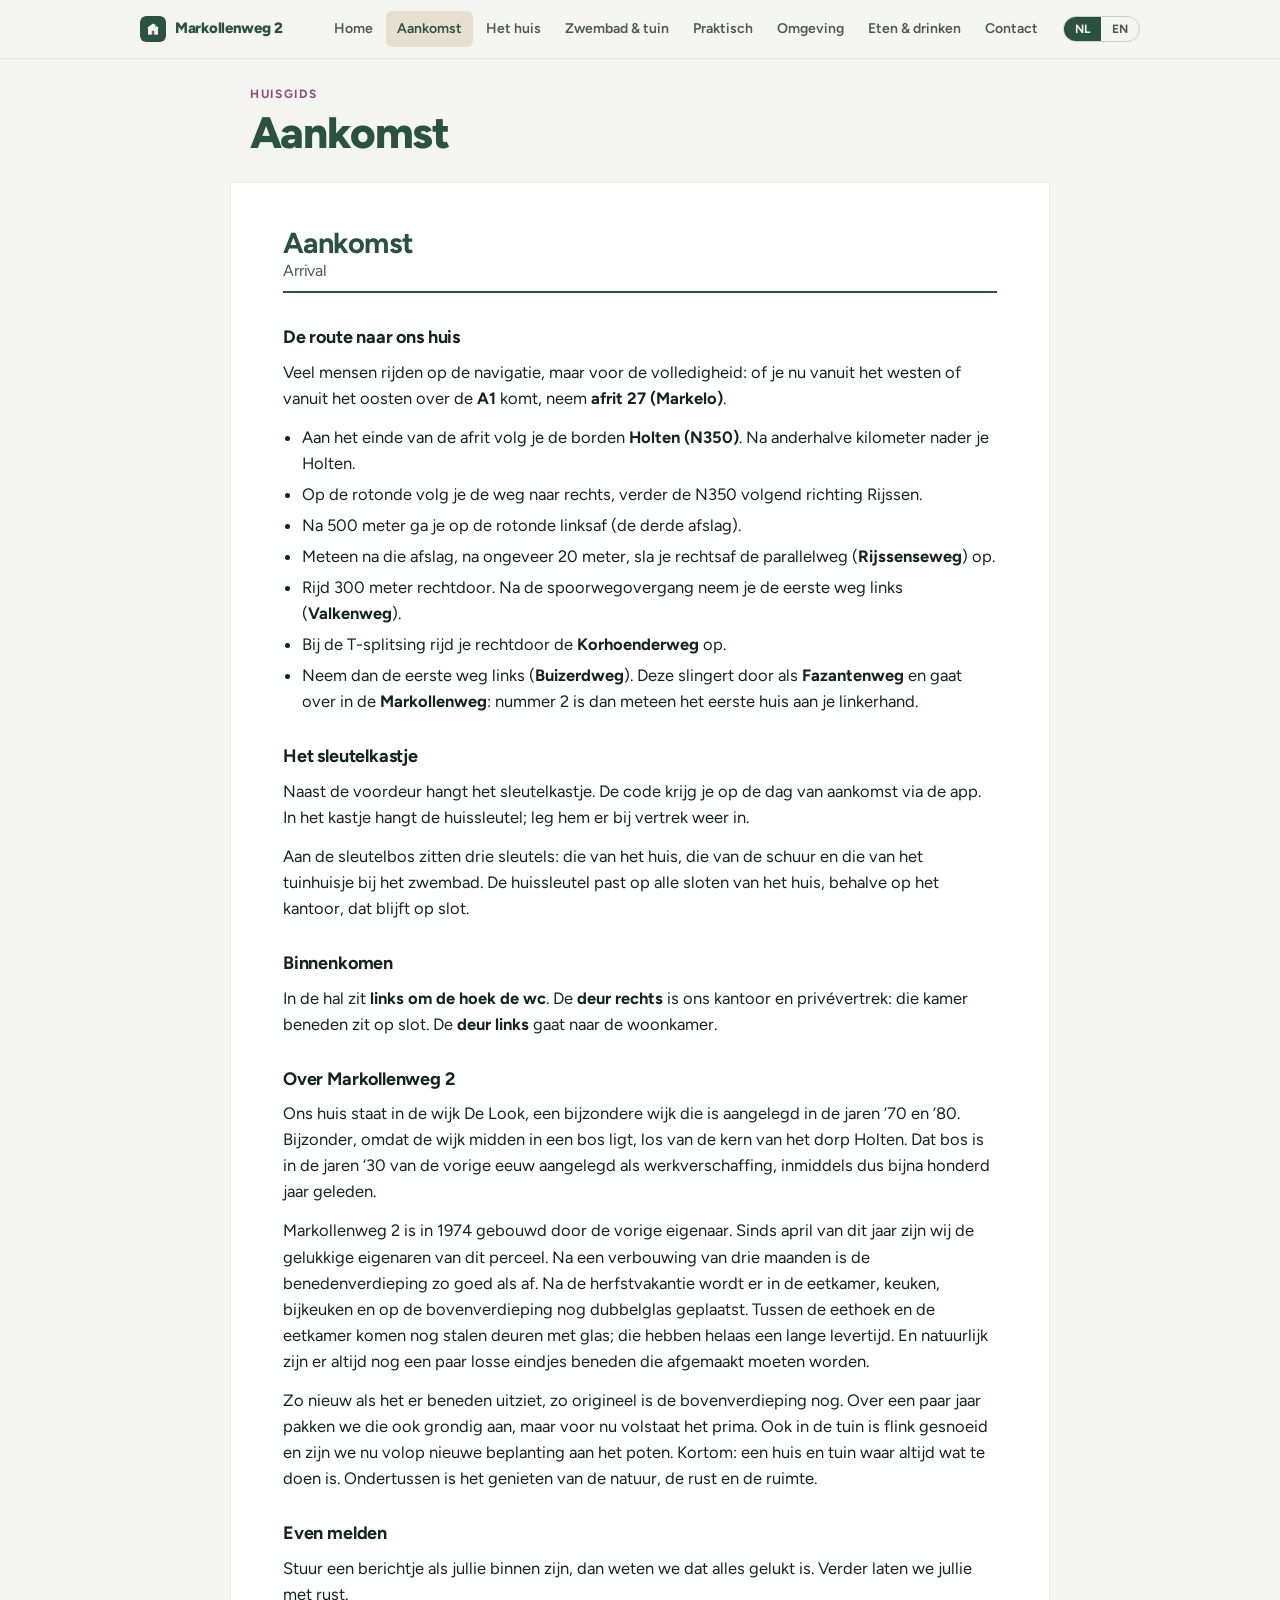
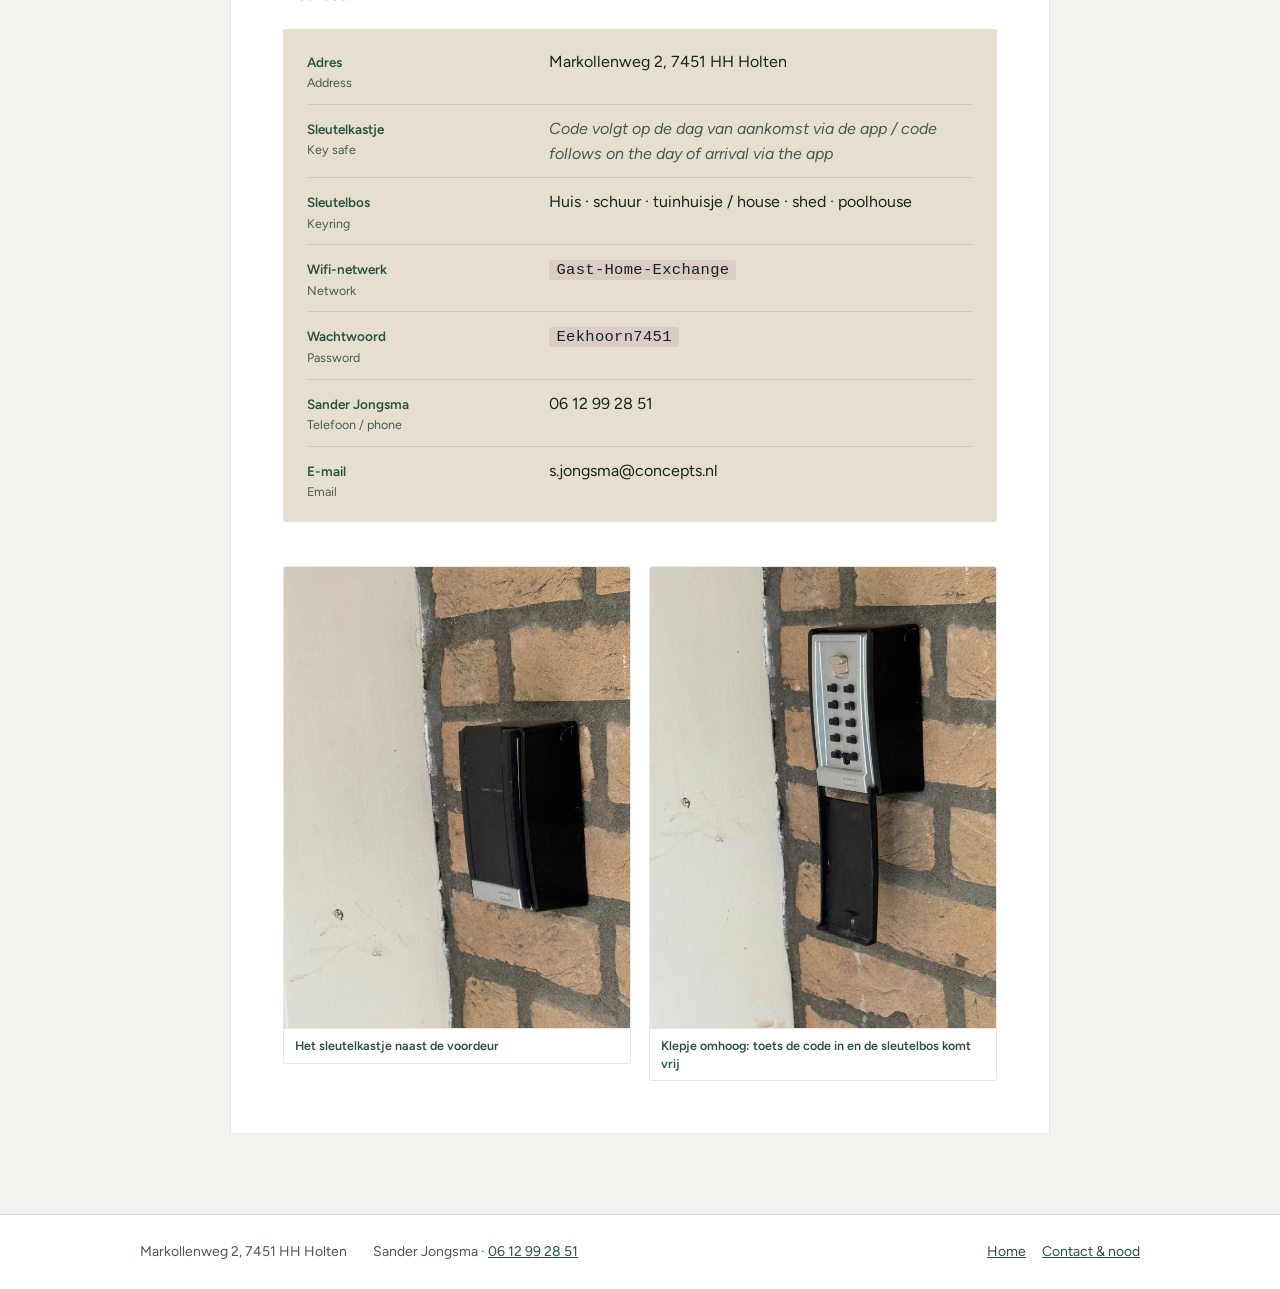
<file: aankomst.html>
<!DOCTYPE html>
<html lang="nl">
<head>
<meta charset="utf-8">
<meta name="viewport" content="width=device-width, initial-scale=1">
<title>Aankomst | Huisgids Markollenweg 2</title>
<meta name="description" content="Gastengids voor Markollenweg 2 in Holten.">
<meta name="theme-color" media="(prefers-color-scheme: light)" content="#2B5241">
<meta name="theme-color" media="(prefers-color-scheme: dark)" content="#101A16">
<meta name="apple-mobile-web-app-capable" content="yes">
<meta name="mobile-web-app-capable" content="yes">
<meta name="apple-mobile-web-app-title" content="Huisgids">
<link rel="manifest" href="manifest.webmanifest">
<link rel="icon" type="image/png" href="favicon-64.png" sizes="64x64">
<link rel="apple-touch-icon" href="apple-touch-icon.png">
<link rel="preconnect" href="https://fonts.googleapis.com">
<link rel="preconnect" href="https://fonts.gstatic.com" crossorigin>
<link href="https://fonts.googleapis.com/css2?family=Figtree:ital,wght@0,400;0,500;0,600;0,700;0,800;1,400&display=swap" rel="stylesheet">
<link rel="stylesheet" href="styles.css">
</head>
<body data-lang="nl">
<header class="nav">
  <div class="nav-in">
    <a class="brand" href="index.html"><img src="icon-192.png" alt=""><span>Markollenweg 2</span></a>
    <button class="burger" aria-label="Menu" aria-expanded="false"><svg viewBox="0 0 24 24" fill="none" stroke="currentColor" stroke-width="2"><path d="M3 6h18M3 12h18M3 18h18"/></svg></button>
    <nav class="menu" id="menu"><a href="index.html"><span class="bi"><span class="nl" lang="nl">Home</span><span class="en" lang="en">Home</span></span></a><a href="aankomst.html" aria-current="page"><span class="bi"><span class="nl" lang="nl">Aankomst</span><span class="en" lang="en">Arrival</span></span></a><a href="het-huis.html"><span class="bi"><span class="nl" lang="nl">Het huis</span><span class="en" lang="en">Inside the house</span></span></a><a href="zwembad-tuin.html"><span class="bi"><span class="nl" lang="nl">Zwembad &amp; tuin</span><span class="en" lang="en">Pool &amp; garden</span></span></a><a href="praktisch.html"><span class="bi"><span class="nl" lang="nl">Praktisch</span><span class="en" lang="en">Practical</span></span></a><a href="omgeving.html"><span class="bi"><span class="nl" lang="nl">Omgeving</span><span class="en" lang="en">Nearby</span></span></a><a href="eten-drinken.html"><span class="bi"><span class="nl" lang="nl">Eten &amp; drinken</span><span class="en" lang="en">Where to eat</span></span></a><a href="contact.html"><span class="bi"><span class="nl" lang="nl">Contact</span><span class="en" lang="en">Contact</span></span></a></nav>
    <div class="lang" role="group" aria-label="Taal / Language">
      <button type="button" data-l="nl" aria-pressed="true">NL</button>
      <button type="button" data-l="en" aria-pressed="false">EN</button>
    </div>
  </div>
</header><div class="pagehead"><p class="eyebrow"><span class="bi"><span class="nl" lang="nl">Huisgids</span><span class="en" lang="en">House guide</span></span></p><h1 class="bi"><span class="nl" lang="nl">Aankomst</span><span class="en" lang="en">Arrival</span></h1></div>
<main>
<section class="sheet">
  <div class="chap">
    <h2>Aankomst<span>Arrival</span></h2>
  </div>

  <div class="bi">
    <div class="nl">
      <h3>De route naar ons huis</h3>
      <p>Veel mensen rijden op de navigatie, maar voor de volledigheid: of je nu vanuit het westen of vanuit het oosten over de <strong>A1</strong> komt, neem <strong>afrit 27 (Markelo)</strong>.</p>
      <ul class="plain">
        <li>Aan het einde van de afrit volg je de borden <strong>Holten (N350)</strong>. Na anderhalve kilometer nader je Holten.</li>
        <li>Op de rotonde volg je de weg naar rechts, verder de N350 volgend richting Rijssen.</li>
        <li>Na 500 meter ga je op de rotonde linksaf (de derde afslag).</li>
        <li>Meteen na die afslag, na ongeveer 20 meter, sla je rechtsaf de parallelweg (<strong>Rijssenseweg</strong>) op.</li>
        <li>Rijd 300 meter rechtdoor. Na de spoorwegovergang neem je de eerste weg links (<strong>Valkenweg</strong>).</li>
        <li>Bij de T-splitsing rijd je rechtdoor de <strong>Korhoenderweg</strong> op.</li>
        <li>Neem dan de eerste weg links (<strong>Buizerdweg</strong>). Deze slingert door als <strong>Fazantenweg</strong> en gaat over in de <strong>Markollenweg</strong>: nummer 2 is dan meteen het eerste huis aan je linkerhand.</li>
      </ul>
      <h3>Het sleutelkastje</h3>
      <p>Naast de voordeur hangt het sleutelkastje. De code krijg je op de dag van aankomst via de app. In het kastje hangt de huissleutel; leg hem er bij vertrek weer in.</p>
      <p>Aan de sleutelbos zitten drie sleutels: die van het huis, die van de schuur en die van het tuinhuisje bij het zwembad. De huissleutel past op alle sloten van het huis, behalve op het kantoor, dat blijft op slot.</p>
      <h3>Binnenkomen</h3>
      <p>In de hal zit <strong>links om de hoek de wc</strong>. De <strong>deur rechts</strong> is ons kantoor en privévertrek: die kamer beneden zit op slot. De <strong>deur links</strong> gaat naar de woonkamer.</p>
      <h3>Over Markollenweg 2</h3>
      <p>Ons huis staat in de wijk De Look, een bijzondere wijk die is aangelegd in de jaren &rsquo;70 en &rsquo;80. Bijzonder, omdat de wijk midden in een bos ligt, los van de kern van het dorp Holten. Dat bos is in de jaren &rsquo;30 van de vorige eeuw aangelegd als werkverschaffing, inmiddels dus bijna honderd jaar geleden.</p>
      <p>Markollenweg 2 is in 1974 gebouwd door de vorige eigenaar. Sinds april van dit jaar zijn wij de gelukkige eigenaren van dit perceel. Na een verbouwing van drie maanden is de benedenverdieping zo goed als af. Na de herfstvakantie wordt er in de eetkamer, keuken, bijkeuken en op de bovenverdieping nog dubbelglas geplaatst. Tussen de eethoek en de eetkamer komen nog stalen deuren met glas; die hebben helaas een lange levertijd. En natuurlijk zijn er altijd nog een paar losse eindjes beneden die afgemaakt moeten worden.</p>
      <p>Zo nieuw als het er beneden uitziet, zo origineel is de bovenverdieping nog. Over een paar jaar pakken we die ook grondig aan, maar voor nu volstaat het prima. Ook in de tuin is flink gesnoeid en zijn we nu volop nieuwe beplanting aan het poten. Kortom: een huis en tuin waar altijd wat te doen is. Ondertussen is het genieten van de natuur, de rust en de ruimte.</p>
      <h3>Even melden</h3>
      <p>Stuur een berichtje als jullie binnen zijn, dan weten we dat alles gelukt is. Verder laten we jullie met rust.</p>
    </div>
    <div class="en">
      <h3>Finding us</h3>
      <p>Many people simply use their sat nav, but for completeness: whether you approach on the <strong>A1</strong> from the west or from the east, take <strong>exit 27 (Markelo)</strong>.</p>
      <ul class="plain">
        <li>At the end of the slip road follow the signs for <strong>Holten (N350)</strong>. After about one and a half kilometres you reach Holten.</li>
        <li>At the roundabout keep right, staying on the N350 towards Rijssen.</li>
        <li>After 500 metres, turn left at the roundabout (the third exit).</li>
        <li>Just after that exit, after about 20 metres, turn right onto the service road (<strong>Rijssenseweg</strong>).</li>
        <li>Carry straight on for 300 metres. After the level crossing, take the first road on the left (<strong>Valkenweg</strong>).</li>
        <li>At the T-junction go straight on into <strong>Korhoenderweg</strong>.</li>
        <li>Then take the first road on the left (<strong>Buizerdweg</strong>). It winds on as <strong>Fazantenweg</strong> and becomes <strong>Markollenweg</strong>: number 2 is then the very first house on your left.</li>
      </ul>
      <h3>The key safe</h3>
      <p>The key safe is next to the front door. You&rsquo;ll receive the code on the day of arrival, through the app. The house key is inside; please put it back when you leave.</p>
      <p>The keyring holds three keys: one for the house, one for the shed and one for the poolhouse by the swimming pool. The house key fits every lock in the house except the office, which stays locked.</p>
      <h3>Coming in</h3>
      <p>In the hallway, the <strong>toilet is around the corner to your left</strong>. The <strong>door on the right</strong> is our office and private room: that downstairs room stays locked. The <strong>door on the left</strong> leads into the living room.</p>
      <h3>About Markollenweg 2</h3>
      <p>Our house is in the De Look district, a special neighbourhood laid out in the 1970s and 80s. Special because it sits right in a wood, set apart from the centre of Holten village. That wood was planted in the 1930s as a job-creation scheme, so getting on for a hundred years ago now.</p>
      <p>Markollenweg 2 was built in 1974 by the previous owner. Since April this year we have been the happy owners of this plot. After a three-month renovation the ground floor is as good as finished. After the autumn half-term, double glazing will still be fitted in the dining room, kitchen, utility room and upstairs. Steel doors with glass are still to come between the dining area and the dining room; sadly those have a long delivery time. And of course there are always a few loose ends downstairs left to finish.</p>
      <p>As new as it looks downstairs, the upstairs is still just as original. In a few years we&rsquo;ll give that a thorough overhaul too, but for now it does nicely. In the garden we have pruned hard and are busy planting lots of new greenery. In short: a house and garden where there is always something to do. In the meantime, enjoy the nature, the quiet and the space.</p>
      <h3>Let us know</h3>
      <p>Send us a message once you&rsquo;re inside so we know you got in. After that we&rsquo;ll leave you to it.</p>
    </div>
  </div>

  <div class="panel">
    <dl class="rows">
      <div class="row"><dt>Adres<small>Address</small></dt><dd>Markollenweg 2, 7451 HH Holten</dd></div>
      <div class="row"><dt>Sleutelkastje<small>Key safe</small></dt><dd><span class="soon">Code volgt op de dag van aankomst via de app / code follows on the day of arrival via the app</span></dd></div>
      <div class="row"><dt>Sleutelbos<small>Keyring</small></dt><dd>Huis &middot; schuur &middot; tuinhuisje / house &middot; shed &middot; poolhouse</dd></div>
      <div class="row"><dt>Wifi-netwerk<small>Network</small></dt><dd><span class="code">Gast-Home-Exchange</span></dd></div>
      <div class="row"><dt>Wachtwoord<small>Password</small></dt><dd><span class="code">Eekhoorn7451</span></dd></div>
      <div class="row"><dt>Sander Jongsma<small>Telefoon / phone</small></dt><dd>06 12 99 28 51</dd></div>
      <div class="row"><dt>E-mail<small>Email</small></dt><dd>s.jongsma@concepts.nl</dd></div>
    </dl>
  </div>

  <div class="duo"><figure class="pic"><img src="[data-uri]" alt="Het sleutelkastje naast de voordeur"><figcaption class="bi"><span class="nl" lang="nl">Het sleutelkastje naast de voordeur</span><span class="en" lang="en">The key safe beside the front door</span></figcaption></figure><figure class="pic"><img src="[data-uri]" alt="Klepje omhoog: toets de code in en de sleutelbos komt vrij"><figcaption class="bi"><span class="nl" lang="nl">Klepje omhoog: toets de code in en de sleutelbos komt vrij</span><span class="en" lang="en">Lid up: enter the code and the keyring comes free</span></figcaption></figure></div>
</section>
</main>
<footer class="site-foot">
  <div class="in">
    <span>Markollenweg 2, 7451 HH Holten</span>
    <span>Sander Jongsma &middot; <a href="tel:+31612992851">06 12 99 28 51</a></span>
    <span class="foot-links">
      <a href="index.html"><span class="bi"><span class="nl" lang="nl">Home</span><span class="en" lang="en">Home</span></span></a>
      <a href="contact.html"><span class="bi"><span class="nl" lang="nl">Contact &amp; nood</span><span class="en" lang="en">Contact &amp; emergencies</span></span></a>
    </span>
  </div>
</footer>
<script src="app.js"></script>
</body>
</html>
</file>
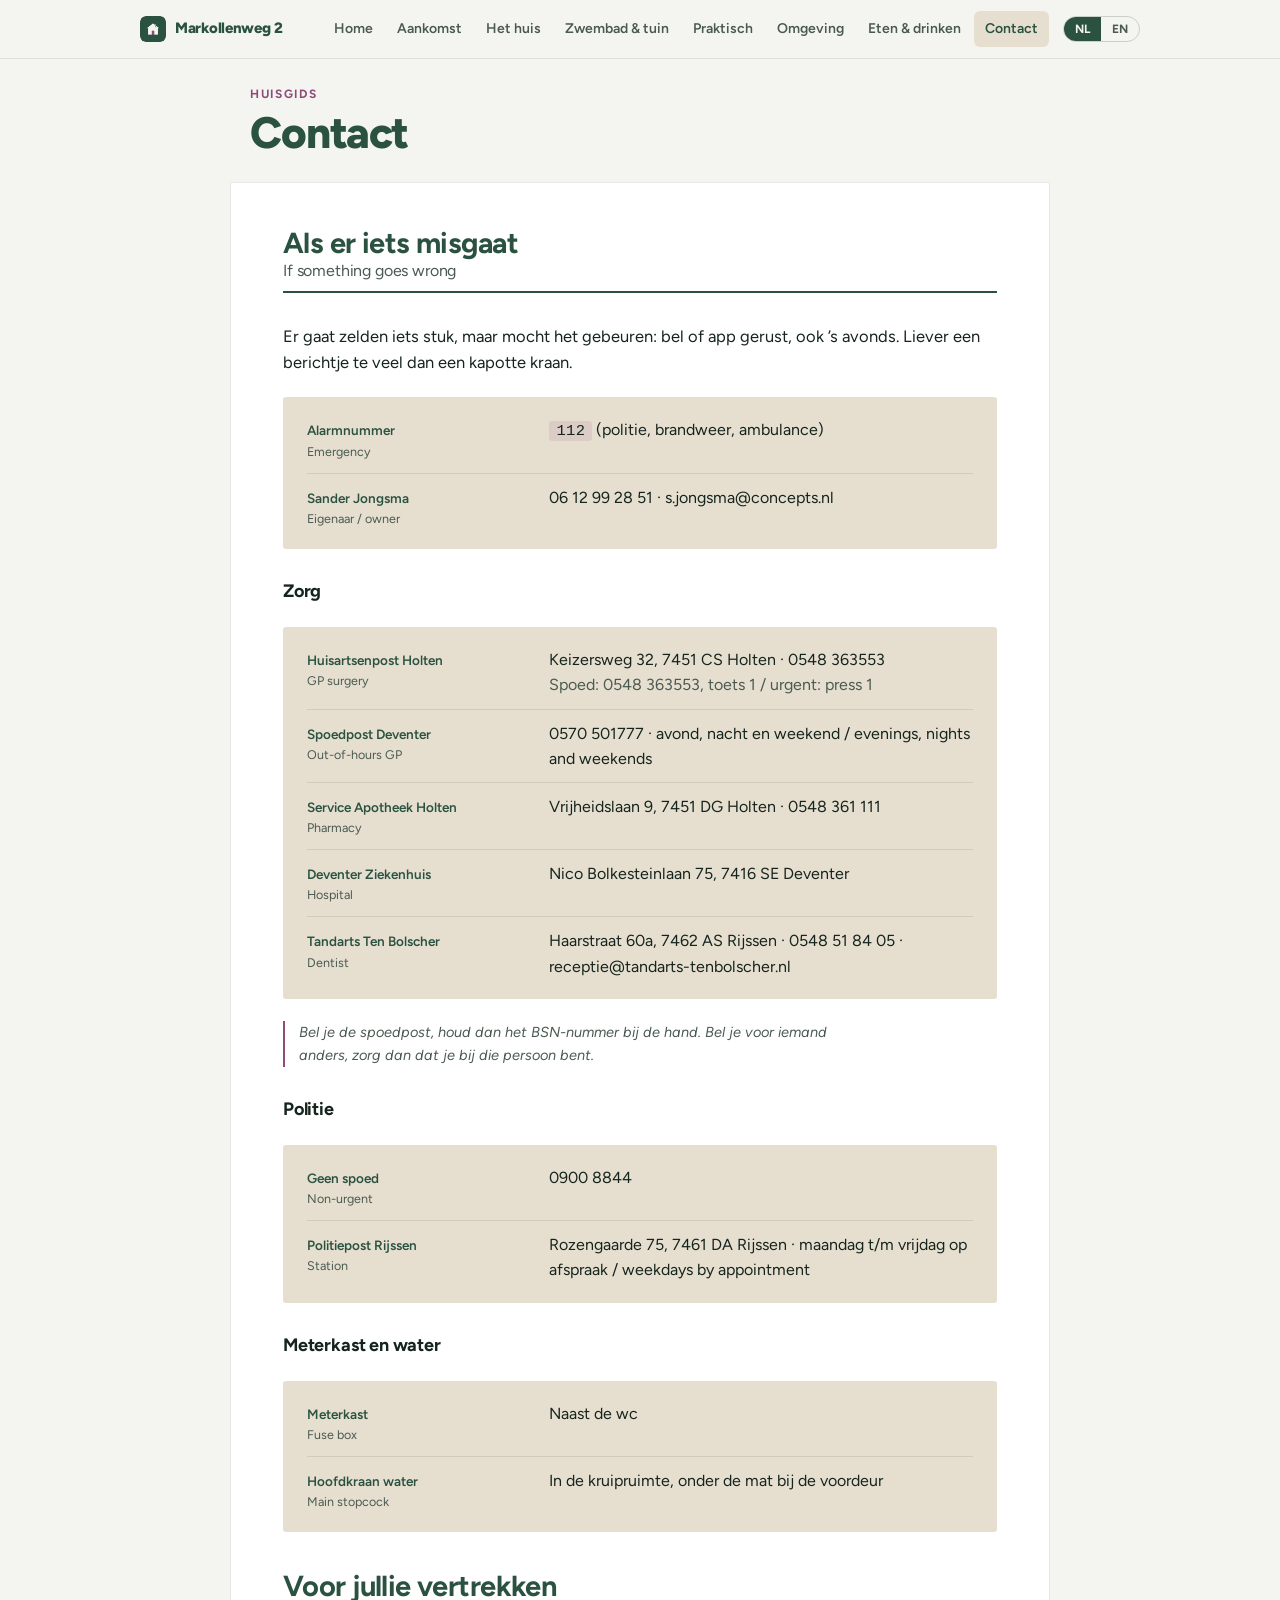
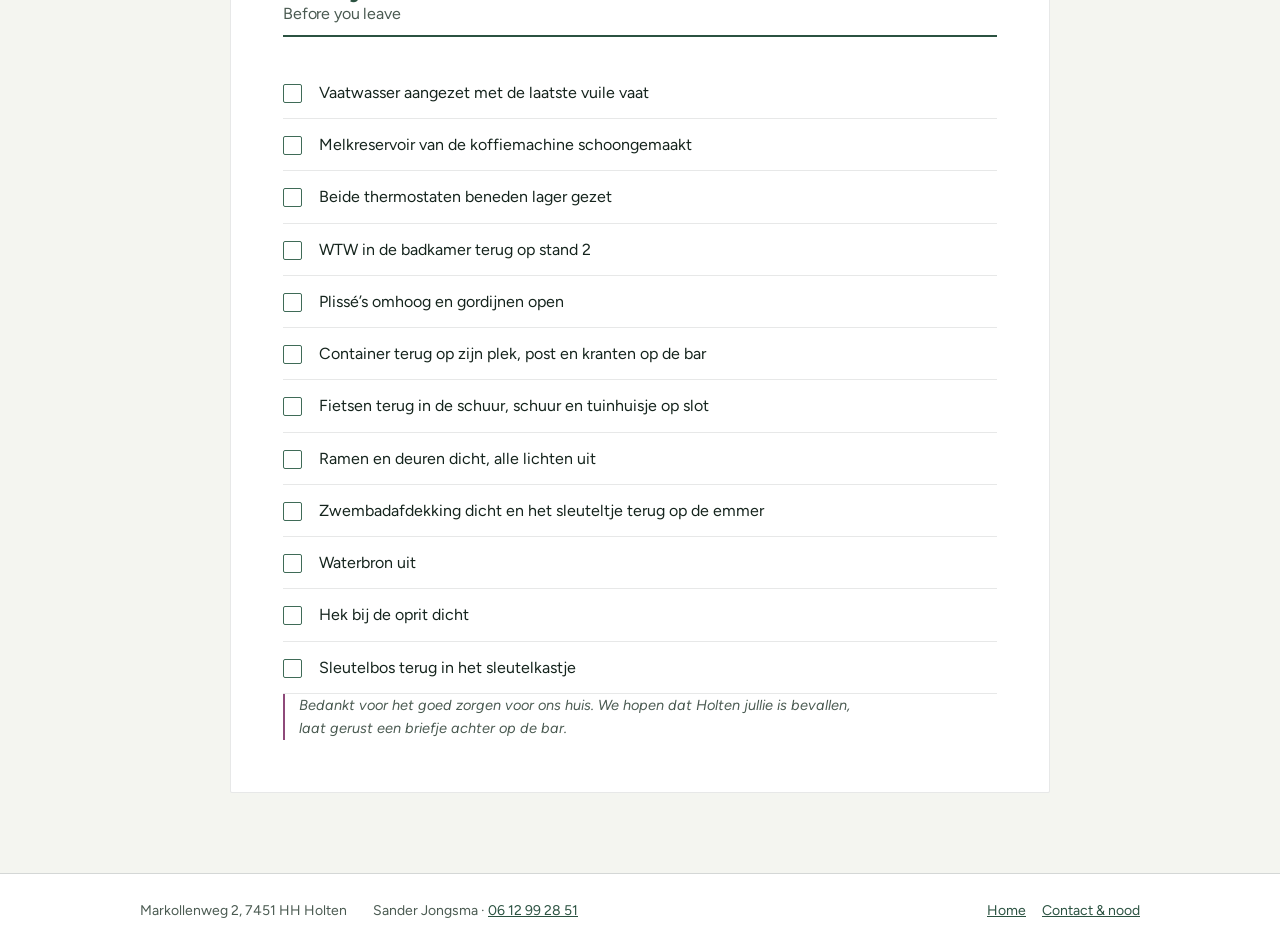
<file: contact.html>
<!DOCTYPE html>
<html lang="nl">
<head>
<meta charset="utf-8">
<meta name="viewport" content="width=device-width, initial-scale=1">
<title>Contact | Huisgids Markollenweg 2</title>
<meta name="description" content="Gastengids voor Markollenweg 2 in Holten.">
<meta name="theme-color" media="(prefers-color-scheme: light)" content="#2B5241">
<meta name="theme-color" media="(prefers-color-scheme: dark)" content="#101A16">
<meta name="apple-mobile-web-app-capable" content="yes">
<meta name="mobile-web-app-capable" content="yes">
<meta name="apple-mobile-web-app-title" content="Huisgids">
<link rel="manifest" href="manifest.webmanifest">
<link rel="icon" type="image/png" href="favicon-64.png" sizes="64x64">
<link rel="apple-touch-icon" href="apple-touch-icon.png">
<link rel="preconnect" href="https://fonts.googleapis.com">
<link rel="preconnect" href="https://fonts.gstatic.com" crossorigin>
<link href="https://fonts.googleapis.com/css2?family=Figtree:ital,wght@0,400;0,500;0,600;0,700;0,800;1,400&display=swap" rel="stylesheet">
<link rel="stylesheet" href="styles.css">
</head>
<body data-lang="nl">
<header class="nav">
  <div class="nav-in">
    <a class="brand" href="index.html"><img src="icon-192.png" alt=""><span>Markollenweg 2</span></a>
    <button class="burger" aria-label="Menu" aria-expanded="false"><svg viewBox="0 0 24 24" fill="none" stroke="currentColor" stroke-width="2"><path d="M3 6h18M3 12h18M3 18h18"/></svg></button>
    <nav class="menu" id="menu"><a href="index.html"><span class="bi"><span class="nl" lang="nl">Home</span><span class="en" lang="en">Home</span></span></a><a href="aankomst.html"><span class="bi"><span class="nl" lang="nl">Aankomst</span><span class="en" lang="en">Arrival</span></span></a><a href="het-huis.html"><span class="bi"><span class="nl" lang="nl">Het huis</span><span class="en" lang="en">Inside the house</span></span></a><a href="zwembad-tuin.html"><span class="bi"><span class="nl" lang="nl">Zwembad &amp; tuin</span><span class="en" lang="en">Pool &amp; garden</span></span></a><a href="praktisch.html"><span class="bi"><span class="nl" lang="nl">Praktisch</span><span class="en" lang="en">Practical</span></span></a><a href="omgeving.html"><span class="bi"><span class="nl" lang="nl">Omgeving</span><span class="en" lang="en">Nearby</span></span></a><a href="eten-drinken.html"><span class="bi"><span class="nl" lang="nl">Eten &amp; drinken</span><span class="en" lang="en">Where to eat</span></span></a><a href="contact.html" aria-current="page"><span class="bi"><span class="nl" lang="nl">Contact</span><span class="en" lang="en">Contact</span></span></a></nav>
    <div class="lang" role="group" aria-label="Taal / Language">
      <button type="button" data-l="nl" aria-pressed="true">NL</button>
      <button type="button" data-l="en" aria-pressed="false">EN</button>
    </div>
  </div>
</header><div class="pagehead"><p class="eyebrow"><span class="bi"><span class="nl" lang="nl">Huisgids</span><span class="en" lang="en">House guide</span></span></p><h1 class="bi"><span class="nl" lang="nl">Contact</span><span class="en" lang="en">Contact</span></h1></div>
<main>
<section class="sheet">
  <div class="chap">
    <h2>Als er iets misgaat<span>If something goes wrong</span></h2>
  </div>

  <div class="bi">
    <div class="nl">
      <p>Er gaat zelden iets stuk, maar mocht het gebeuren: bel of app gerust, ook &rsquo;s avonds. Liever een berichtje te veel dan een kapotte kraan.</p>
    </div>
    <div class="en">
      <p>Things rarely break, but if they do: call or message us any time, evenings included. We&rsquo;d rather hear from you once too often than find a broken tap.</p>
    </div>
  </div>

  <div class="panel">
    <dl class="rows">
      <div class="row"><dt>Alarmnummer<small>Emergency</small></dt><dd><span class="code">112</span> (politie, brandweer, ambulance)</dd></div>
      <div class="row"><dt>Sander Jongsma<small>Eigenaar / owner</small></dt><dd>06 12 99 28 51 &middot; s.jongsma@concepts.nl</dd></div>
    </dl>
  </div>

  <h3 class="bi"><span class="nl" lang="nl">Zorg</span><span class="en" lang="en">Medical</span></h3>
  <div class="panel">
    <dl class="rows">
      <div class="row"><dt>Huisartsenpost Holten<small>GP surgery</small></dt><dd>Keizersweg 32, 7451 CS Holten &middot; 0548 363553<br><span style="color:var(--ink-soft)">Spoed: 0548 363553, toets 1 / urgent: press 1</span></dd></div>
      <div class="row"><dt>Spoedpost Deventer<small>Out-of-hours GP</small></dt><dd>0570 501777 &middot; avond, nacht en weekend / evenings, nights and weekends</dd></div>
      <div class="row"><dt>Service Apotheek Holten<small>Pharmacy</small></dt><dd>Vrijheidslaan 9, 7451 DG Holten &middot; 0548 361 111</dd></div>
      <div class="row"><dt>Deventer Ziekenhuis<small>Hospital</small></dt><dd>Nico Bolkesteinlaan 75, 7416 SE Deventer</dd></div>
      <div class="row"><dt>Tandarts Ten Bolscher<small>Dentist</small></dt><dd>Haarstraat 60a, 7462 AS Rijssen &middot; 0548 51 84 05 &middot; receptie@tandarts-tenbolscher.nl</dd></div>
    </dl>
  </div>
  <div class="bi">
    <div class="nl"><p class="note">Bel je de spoedpost, houd dan het BSN-nummer bij de hand. Bel je voor iemand anders, zorg dan dat je bij die persoon bent.</p></div>
    <div class="en"><p class="note">When calling the out-of-hours service, keep the patient&rsquo;s Dutch citizen number (BSN) to hand. If you are calling on someone else&rsquo;s behalf, be with them when you call.</p></div>
  </div>

  <h3 class="bi"><span class="nl" lang="nl">Politie</span><span class="en" lang="en">Police</span></h3>
  <div class="panel">
    <dl class="rows">
      <div class="row"><dt>Geen spoed<small>Non-urgent</small></dt><dd>0900 8844</dd></div>
      <div class="row"><dt>Politiepost Rijssen<small>Station</small></dt><dd>Rozengaarde 75, 7461 DA Rijssen &middot; maandag t/m vrijdag op afspraak / weekdays by appointment</dd></div>
    </dl>
  </div>

  <h3 class="bi"><span class="nl" lang="nl">Meterkast en water</span><span class="en" lang="en">Fuse box and water</span></h3>
  <div class="panel">
    <dl class="rows">
      <div class="row"><dt>Meterkast<small>Fuse box</small></dt><dd><span class="bi"><span class="nl" lang="nl">Naast de wc</span><span class="en" lang="en">Next to the toilet</span></span></dd></div>
      <div class="row"><dt>Hoofdkraan water<small>Main stopcock</small></dt><dd><span class="bi"><span class="nl" lang="nl">In de kruipruimte, onder de mat bij de voordeur</span><span class="en" lang="en">In the crawl space, under the mat by the front door</span></span></dd></div>
    </dl>
  </div>

  <div class="chap" style="margin-top:38px">
    <h2>Voor jullie vertrekken<span>Before you leave</span></h2>
  </div>

  <div class="bi">
    <div class="nl">
      <ul class="check">
        <li>Vaatwasser aangezet met de laatste vuile vaat</li>
        <li>Melkreservoir van de koffiemachine schoongemaakt</li>
        <li>Beide thermostaten beneden lager gezet</li>
        <li>WTW in de badkamer terug op stand 2</li>
        <li>Pliss&eacute;&rsquo;s omhoog en gordijnen open</li>
        <li>Container terug op zijn plek, post en kranten op de bar</li>
        <li>Fietsen terug in de schuur, schuur en tuinhuisje op slot</li>
        <li>Ramen en deuren dicht, alle lichten uit</li>
        <li>Zwembadafdekking dicht en het sleuteltje terug op de emmer</li>
        <li>Waterbron uit</li>
        <li>Hek bij de oprit dicht</li>
        <li>Sleutelbos terug in het sleutelkastje</li>
      </ul>
    </div>
    <div class="en">
      <ul class="check">
        <li>Dishwasher started with the last of the dirty dishes</li>
        <li>Milk container of the coffee machine cleaned</li>
        <li>Both downstairs thermostats turned down</li>
        <li>Bathroom ventilation back on setting 2</li>
        <li>Blinds up and curtains open</li>
        <li>Bin back in place, post and newspapers on the bar</li>
        <li>Bicycles back in the shed, shed and poolhouse locked</li>
        <li>Windows and doors closed, all lights off</li>
        <li>Pool cover closed and the key back on the bucket</li>
        <li>Well switched off</li>
        <li>Gate at the drive closed</li>
        <li>Keyring back in the key safe</li>
      </ul>
    </div>
  </div>

  <div class="bi">
    <div class="nl"><p class="note">Bedankt voor het goed zorgen voor ons huis. We hopen dat Holten jullie is bevallen, laat gerust een briefje achter op de bar.</p></div>
    <div class="en"><p class="note">Thank you for taking good care of our home. We hope you enjoyed Holten, and do leave a note on the bar.</p></div>
  </div>
</section>

</main>

<script>
(function(){
  var body = document.body;
  var nl = document.getElementById('btn-nl');
  var en = document.getElementById('btn-en');
  function setLang(l, store){
    body.dataset.lang = l;
    document.documentElement.lang = l;
    nl.setAttribute('aria-pressed', l === 'nl' ? 'true' : 'false');
    en.setAttribute('aria-pressed', l === 'en' ? 'true' : 'false');
    if (store) { try { localStorage.setItem('gids-lang', l); } catch (e) {} }
  }
  var saved = null;
  try { saved = localStorage.getItem('gids-lang'); } catch (e) {}
  setLang(saved === 'en' ? 'en' : 'nl', false);
  nl.addEventListener('click', function(){ setLang('nl', true); });
  en.addEventListener('click', function(){ setLang('en', true); });
  document.getElementById('print').addEventListener('click', function(){ window.print(); });
})();
</script>
</main>
<footer class="site-foot">
  <div class="in">
    <span>Markollenweg 2, 7451 HH Holten</span>
    <span>Sander Jongsma &middot; <a href="tel:+31612992851">06 12 99 28 51</a></span>
    <span class="foot-links">
      <a href="index.html"><span class="bi"><span class="nl" lang="nl">Home</span><span class="en" lang="en">Home</span></span></a>
      <a href="contact.html"><span class="bi"><span class="nl" lang="nl">Contact &amp; nood</span><span class="en" lang="en">Contact &amp; emergencies</span></span></a>
    </span>
  </div>
</footer>
<script src="app.js"></script>
</body>
</html>
</file>
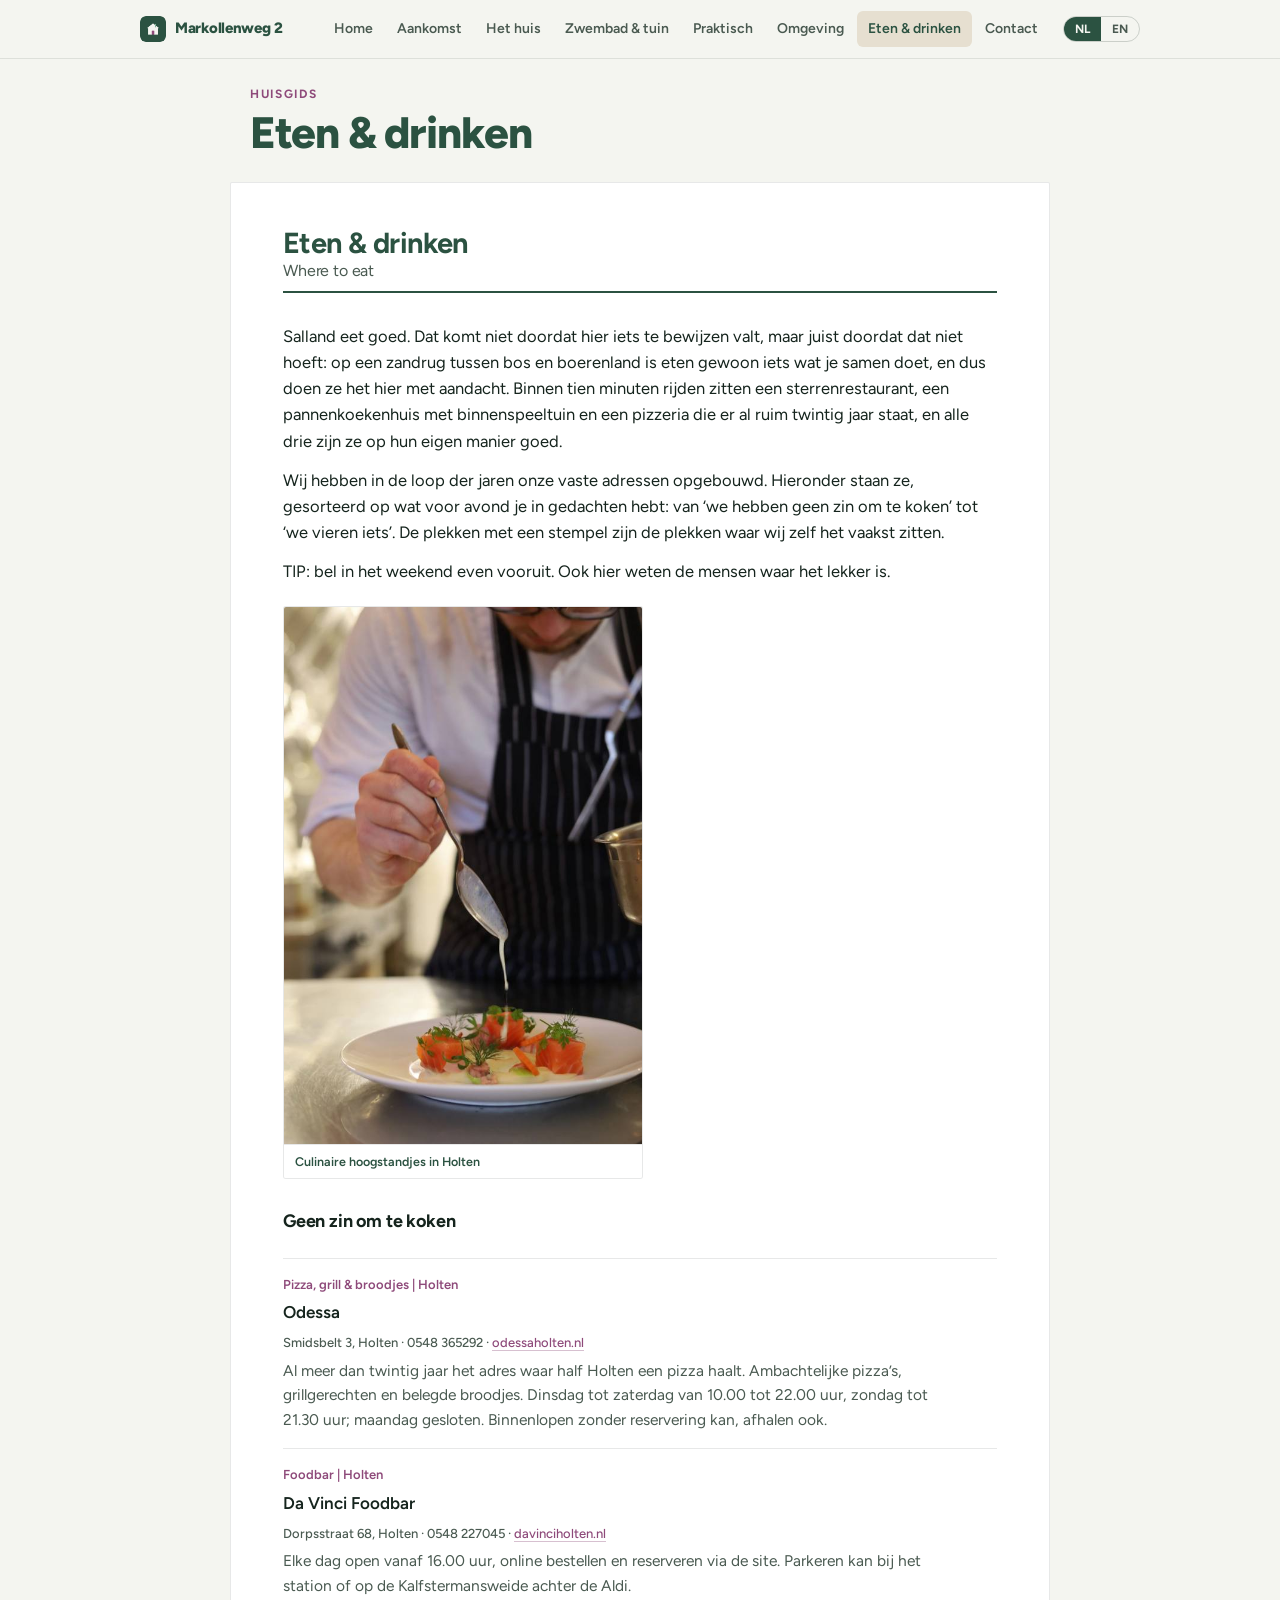
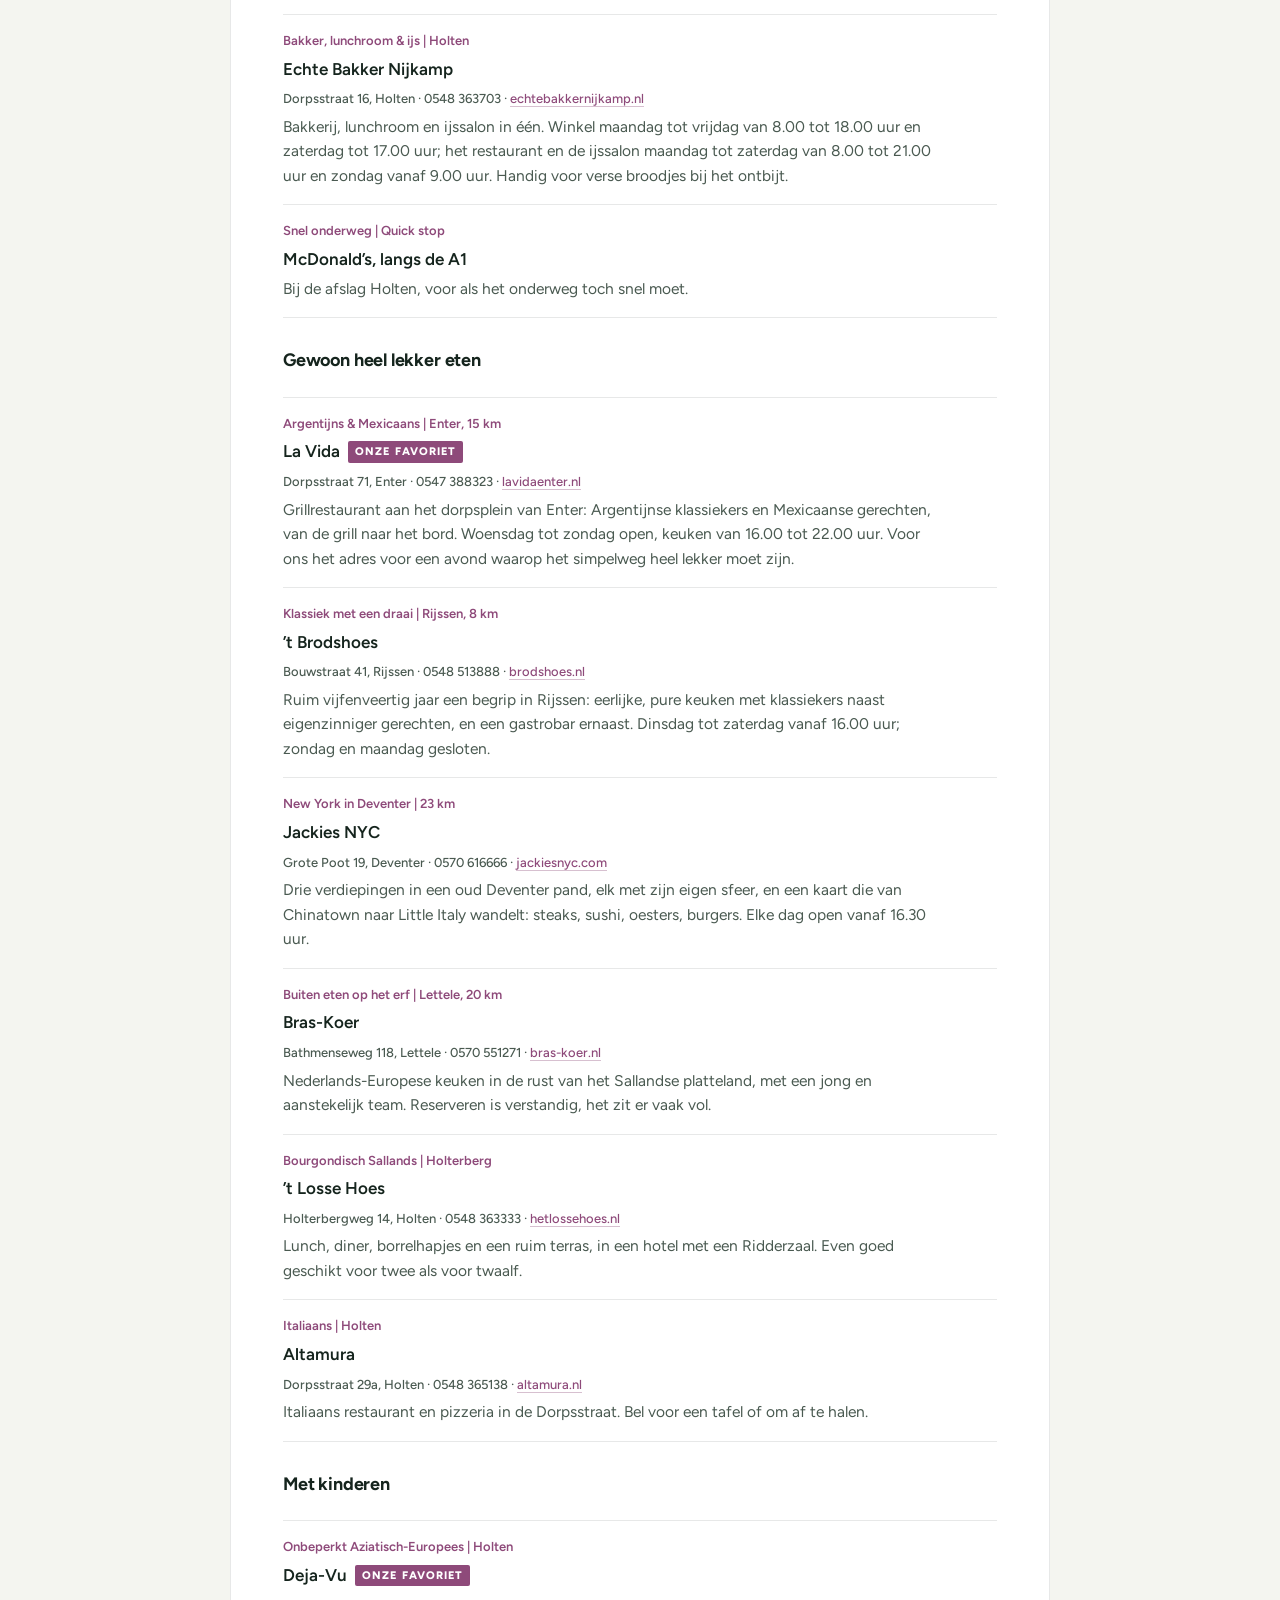
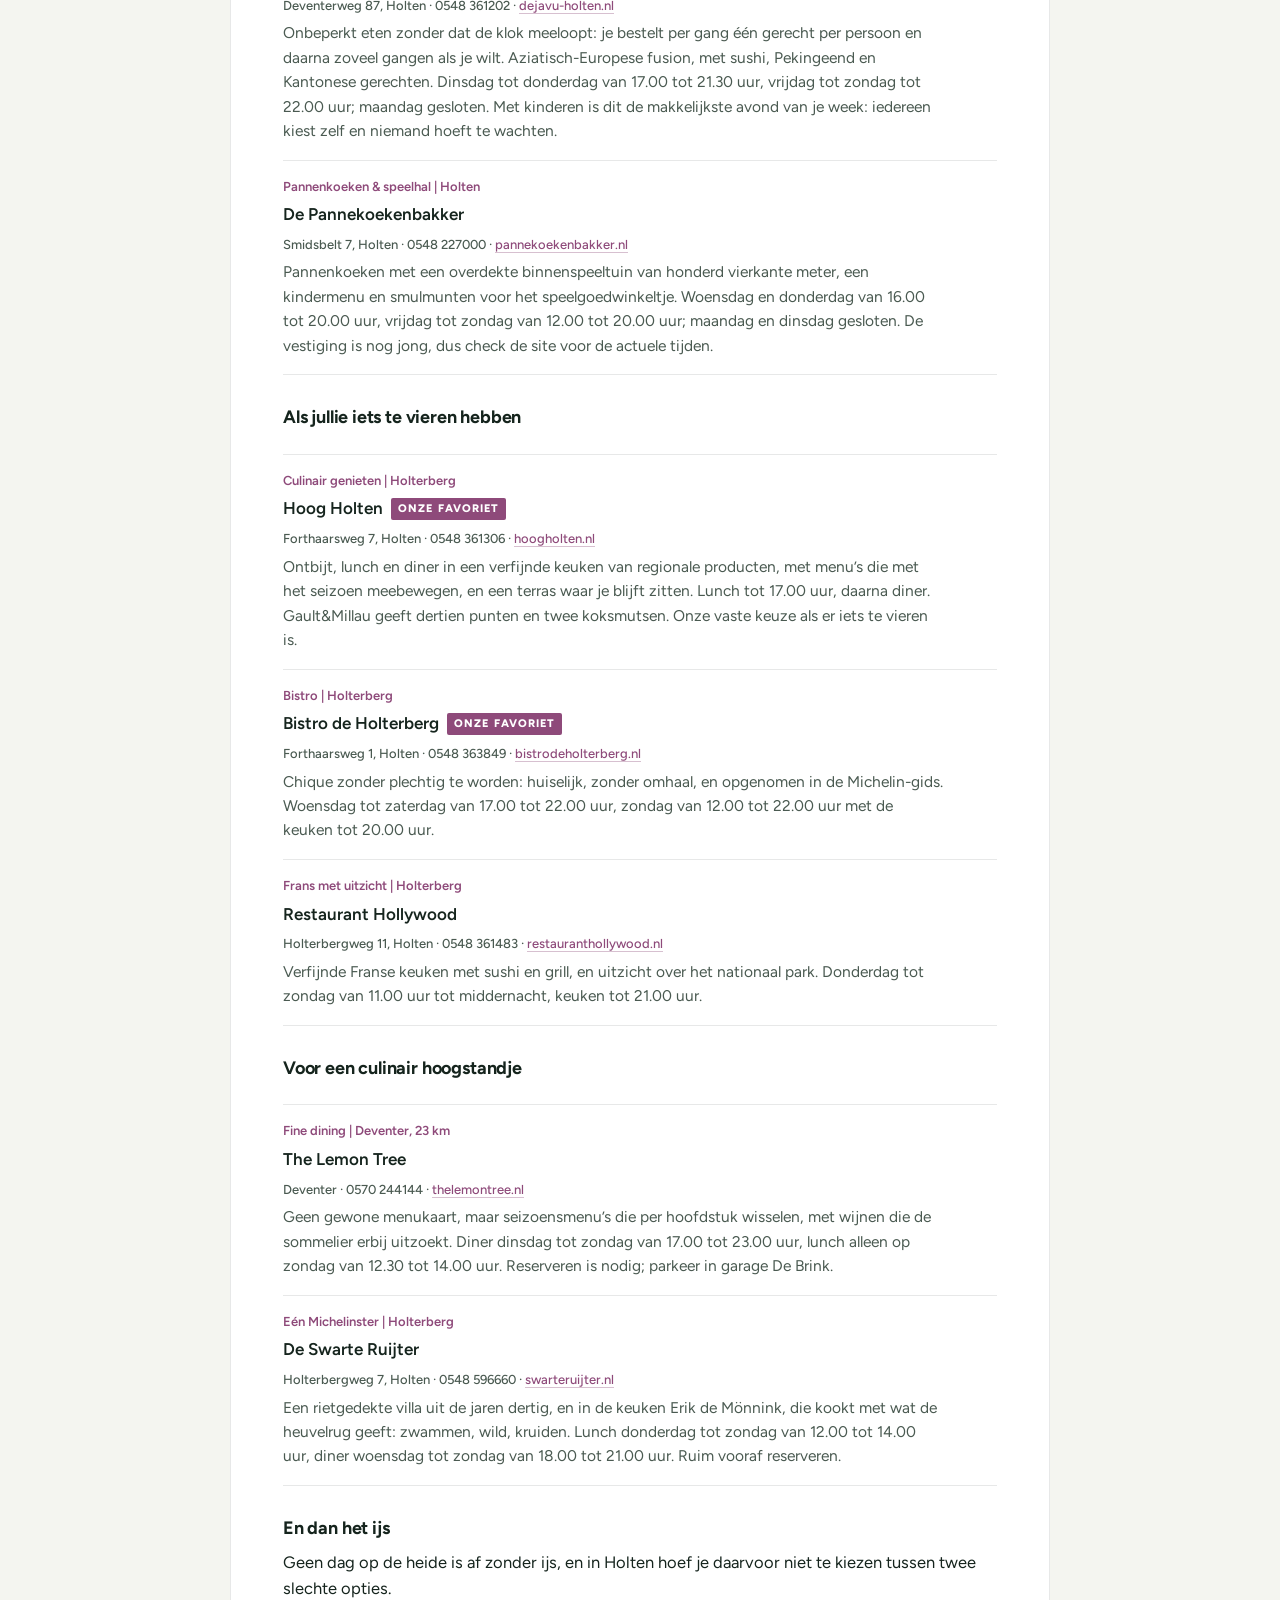
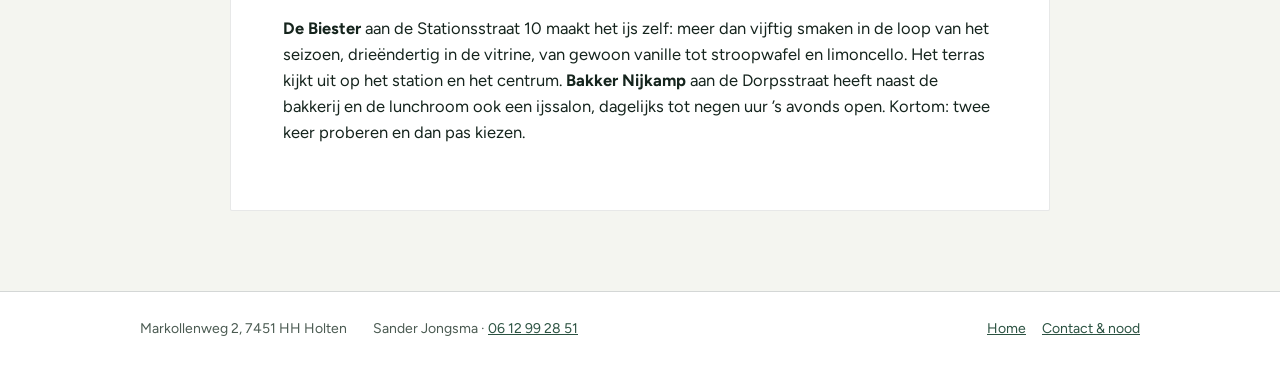
<file: eten-drinken.html>
<!DOCTYPE html>
<html lang="nl">
<head>
<meta charset="utf-8">
<meta name="viewport" content="width=device-width, initial-scale=1">
<title>Eten & drinken | Huisgids Markollenweg 2</title>
<meta name="description" content="Gastengids voor Markollenweg 2 in Holten.">
<meta name="theme-color" media="(prefers-color-scheme: light)" content="#2B5241">
<meta name="theme-color" media="(prefers-color-scheme: dark)" content="#101A16">
<meta name="apple-mobile-web-app-capable" content="yes">
<meta name="mobile-web-app-capable" content="yes">
<meta name="apple-mobile-web-app-title" content="Huisgids">
<link rel="manifest" href="manifest.webmanifest">
<link rel="icon" type="image/png" href="favicon-64.png" sizes="64x64">
<link rel="apple-touch-icon" href="apple-touch-icon.png">
<link rel="preconnect" href="https://fonts.googleapis.com">
<link rel="preconnect" href="https://fonts.gstatic.com" crossorigin>
<link href="https://fonts.googleapis.com/css2?family=Figtree:ital,wght@0,400;0,500;0,600;0,700;0,800;1,400&display=swap" rel="stylesheet">
<link rel="stylesheet" href="styles.css">
</head>
<body data-lang="nl">
<header class="nav">
  <div class="nav-in">
    <a class="brand" href="index.html"><img src="icon-192.png" alt=""><span>Markollenweg 2</span></a>
    <button class="burger" aria-label="Menu" aria-expanded="false"><svg viewBox="0 0 24 24" fill="none" stroke="currentColor" stroke-width="2"><path d="M3 6h18M3 12h18M3 18h18"/></svg></button>
    <nav class="menu" id="menu"><a href="index.html"><span class="bi"><span class="nl" lang="nl">Home</span><span class="en" lang="en">Home</span></span></a><a href="aankomst.html"><span class="bi"><span class="nl" lang="nl">Aankomst</span><span class="en" lang="en">Arrival</span></span></a><a href="het-huis.html"><span class="bi"><span class="nl" lang="nl">Het huis</span><span class="en" lang="en">Inside the house</span></span></a><a href="zwembad-tuin.html"><span class="bi"><span class="nl" lang="nl">Zwembad &amp; tuin</span><span class="en" lang="en">Pool &amp; garden</span></span></a><a href="praktisch.html"><span class="bi"><span class="nl" lang="nl">Praktisch</span><span class="en" lang="en">Practical</span></span></a><a href="omgeving.html"><span class="bi"><span class="nl" lang="nl">Omgeving</span><span class="en" lang="en">Nearby</span></span></a><a href="eten-drinken.html" aria-current="page"><span class="bi"><span class="nl" lang="nl">Eten &amp; drinken</span><span class="en" lang="en">Where to eat</span></span></a><a href="contact.html"><span class="bi"><span class="nl" lang="nl">Contact</span><span class="en" lang="en">Contact</span></span></a></nav>
    <div class="lang" role="group" aria-label="Taal / Language">
      <button type="button" data-l="nl" aria-pressed="true">NL</button>
      <button type="button" data-l="en" aria-pressed="false">EN</button>
    </div>
  </div>
</header><div class="pagehead"><p class="eyebrow"><span class="bi"><span class="nl" lang="nl">Huisgids</span><span class="en" lang="en">House guide</span></span></p><h1 class="bi"><span class="nl" lang="nl">Eten &amp; drinken</span><span class="en" lang="en">Where to eat</span></h1></div>
<main>
<section class="sheet">
  <div class="chap">
    <h2>Eten &amp; drinken<span>Where to eat</span></h2>
  </div>

  <div class="bi">
    <div class="nl">
      <p>Salland eet goed. Dat komt niet doordat hier iets te bewijzen valt, maar juist doordat dat niet hoeft: op een zandrug tussen bos en boerenland is eten gewoon iets wat je samen doet, en dus doen ze het hier met aandacht. Binnen tien minuten rijden zitten een sterrenrestaurant, een pannenkoekenhuis met binnenspeeltuin en een pizzeria die er al ruim twintig jaar staat, en alle drie zijn ze op hun eigen manier goed.</p>
      <p>Wij hebben in de loop der jaren onze vaste adressen opgebouwd. Hieronder staan ze, gesorteerd op wat voor avond je in gedachten hebt: van &lsquo;we hebben geen zin om te koken&rsquo; tot &lsquo;we vieren iets&rsquo;. De plekken met een stempel zijn de plekken waar wij zelf het vaakst zitten.</p>
      <p>TIP: bel in het weekend even vooruit. Ook hier weten de mensen waar het lekker is.</p>
    </div>
    <div class="en">
      <p>Salland eats well. Not because there is anything to prove here, but precisely because there isn&rsquo;t: on a sand ridge between forest and farmland, eating is simply something you do together, and so it is done with care. Within ten minutes&rsquo; drive you will find a Michelin-starred kitchen, a pancake house with an indoor playground, and a pizzeria that has been going for over twenty years. All three are good in their own way.</p>
      <p>Over the years we have built up our regular addresses. They are below, sorted by the kind of evening you have in mind: from &lsquo;we cannot be bothered to cook&rsquo; to &lsquo;we are celebrating something&rsquo;. The places with a stamp are the ones we sit in most often ourselves.</p>
      <p>TIP: at weekends, ring ahead. People here know where the good food is too.</p>
    </div>
  </div>

<figure class="pic"><img src="[data-uri]" alt="Eten met aandacht, ook in een dorp van tweeduizend inwoners"><figcaption class="bi"><span class="nl" lang="nl">Culinaire hoogstandjes in Holten</span><span class="en" lang="en">Culinary highlights in Holten</span></figcaption></figure>

  <h3>Geen zin om te koken</h3>
  <div class="tips">
    <div class="tip">
      <span class="meta">Pizza, grill &amp; broodjes | Holten</span>
      <span class="t">Odessa<span class="bi"><span class="nl" lang="nl"></span><span class="en" lang="en"></span></span></span>
      <p class="info">Smidsbelt 3, Holten &middot; 0548 365292 &middot; <a href="https://odessaholten.nl">odessaholten.nl</a></p>
      <div class="bi">
        <div class="nl"><p>Al meer dan twintig jaar het adres waar half Holten een pizza haalt. Ambachtelijke pizza&rsquo;s, grillgerechten en belegde broodjes. Dinsdag tot zaterdag van 10.00 tot 22.00 uur, zondag tot 21.30 uur; maandag gesloten. Binnenlopen zonder reservering kan, afhalen ook.</p></div>
        <div class="en"><p>For more than twenty years the place half of Holten collects a pizza from. Proper pizzas, grilled dishes and filled rolls. Tuesday to Saturday 10:00 to 22:00, Sunday until 21:30; closed Monday. Walk in without booking, or take away.</p></div>
      </div>
    </div>
    <div class="tip">
      <span class="meta">Foodbar | Holten</span>
      <span class="t">Da Vinci Foodbar<span class="bi"><span class="nl" lang="nl"></span><span class="en" lang="en"></span></span></span>
      <p class="info">Dorpsstraat 68, Holten &middot; 0548 227045 &middot; <a href="https://www.davinciholten.nl">davinciholten.nl</a></p>
      <div class="bi">
        <div class="nl"><p>Elke dag open vanaf 16.00 uur, online bestellen en reserveren via de site. Parkeren kan bij het station of op de Kalfstermansweide achter de Aldi.</p></div>
        <div class="en"><p>Open daily from 16:00; order and book online. Park at the station or on the Kalfstermansweide behind the Aldi.</p></div>
      </div>
    </div>
    <div class="tip">
      <span class="meta">Bakker, lunchroom &amp; ijs | Holten</span>
      <span class="t">Echte Bakker Nijkamp<span class="bi"><span class="nl" lang="nl"></span><span class="en" lang="en"></span></span></span>
      <p class="info">Dorpsstraat 16, Holten &middot; 0548 363703 &middot; <a href="https://www.echtebakkernijkamp.nl">echtebakkernijkamp.nl</a></p>
      <div class="bi">
        <div class="nl"><p>Bakkerij, lunchroom en ijssalon in één. Winkel maandag tot vrijdag van 8.00 tot 18.00 uur en zaterdag tot 17.00 uur; het restaurant en de ijssalon maandag tot zaterdag van 8.00 tot 21.00 uur en zondag vanaf 9.00 uur. Handig voor verse broodjes bij het ontbijt.</p></div>
        <div class="en"><p>Bakery, lunchroom and ice cream parlour in one. Shop Monday to Friday 8:00 to 18:00 and Saturday until 17:00; restaurant and ice cream counter Monday to Saturday 8:00 to 21:00, Sunday from 9:00. Handy for fresh bread at breakfast.</p></div>
      </div>
    </div>
    <div class="tip">
      <span class="meta">Snel onderweg | Quick stop</span>
      <span class="t">McDonald&rsquo;s, langs de A1<span class="bi"><span class="nl" lang="nl"></span><span class="en" lang="en"></span></span></span>
      
      <div class="bi">
        <div class="nl"><p>Bij de afslag Holten, voor als het onderweg toch snel moet.</p></div>
        <div class="en"><p>By the Holten exit, for when it simply has to be quick.</p></div>
      </div>
    </div>
  </div>

  <h3>Gewoon heel lekker eten</h3>
  <div class="tips">
    <div class="tip">
      <span class="meta">Argentijns &amp; Mexicaans | Enter, 15 km</span>
      <span class="t">La Vida<span class="bi"><span class="nl" lang="nl"><span class="fav">onze favoriet</span></span><span class="en" lang="en"><span class="fav">our favourite</span></span></span></span>
      <p class="info">Dorpsstraat 71, Enter &middot; 0547 388323 &middot; <a href="https://www.lavidaenter.nl">lavidaenter.nl</a></p>
      <div class="bi">
        <div class="nl"><p>Grillrestaurant aan het dorpsplein van Enter: Argentijnse klassiekers en Mexicaanse gerechten, van de grill naar het bord. Woensdag tot zondag open, keuken van 16.00 tot 22.00 uur. Voor ons het adres voor een avond waarop het simpelweg heel lekker moet zijn.</p></div>
        <div class="en"><p>A grill restaurant on the village square in Enter: Argentine classics and Mexican dishes, straight off the grill. Open Wednesday to Sunday, kitchen from 16:00 to 22:00. For us, the address for an evening that just has to taste good.</p></div>
      </div>
    </div>
    <div class="tip">
      <span class="meta">Klassiek met een draai | Rijssen, 8 km</span>
      <span class="t">&rsquo;t Brodshoes<span class="bi"><span class="nl" lang="nl"></span><span class="en" lang="en"></span></span></span>
      <p class="info">Bouwstraat 41, Rijssen &middot; 0548 513888 &middot; <a href="https://www.brodshoes.nl">brodshoes.nl</a></p>
      <div class="bi">
        <div class="nl"><p>Ruim vijfenveertig jaar een begrip in Rijssen: eerlijke, pure keuken met klassiekers naast eigenzinniger gerechten, en een gastrobar ernaast. Dinsdag tot zaterdag vanaf 16.00 uur; zondag en maandag gesloten.</p></div>
        <div class="en"><p>An institution in Rijssen for more than forty-five years: honest, straightforward cooking with classics alongside more inventive plates, and a gastro bar next door. Tuesday to Saturday from 16:00; closed Sunday and Monday.</p></div>
      </div>
    </div>
    <div class="tip">
      <span class="meta">New York in Deventer | 23 km</span>
      <span class="t">Jackies NYC<span class="bi"><span class="nl" lang="nl"></span><span class="en" lang="en"></span></span></span>
      <p class="info">Grote Poot 19, Deventer &middot; 0570 616666 &middot; <a href="https://www.jackiesnyc.com">jackiesnyc.com</a></p>
      <div class="bi">
        <div class="nl"><p>Drie verdiepingen in een oud Deventer pand, elk met zijn eigen sfeer, en een kaart die van Chinatown naar Little Italy wandelt: steaks, sushi, oesters, burgers. Elke dag open vanaf 16.30 uur.</p></div>
        <div class="en"><p>Three floors of an old Deventer building, each with its own mood, and a menu that wanders from Chinatown to Little Italy: steaks, sushi, oysters, burgers. Open daily from 16:30.</p></div>
      </div>
    </div>
    <div class="tip">
      <span class="meta">Buiten eten op het erf | Lettele, 20 km</span>
      <span class="t">Bras-Koer<span class="bi"><span class="nl" lang="nl"></span><span class="en" lang="en"></span></span></span>
      <p class="info">Bathmenseweg 118, Lettele &middot; 0570 551271 &middot; <a href="https://bras-koer.nl">bras-koer.nl</a></p>
      <div class="bi">
        <div class="nl"><p>Nederlands-Europese keuken in de rust van het Sallandse platteland, met een jong en aanstekelijk team. Reserveren is verstandig, het zit er vaak vol.</p></div>
        <div class="en"><p>Dutch and European cooking in the quiet of the Salland countryside, run by a young and infectious team. Booking is wise; it is often full.</p></div>
      </div>
    </div>
    <div class="tip">
      <span class="meta">Bourgondisch Sallands | Holterberg</span>
      <span class="t">&rsquo;t Losse Hoes<span class="bi"><span class="nl" lang="nl"></span><span class="en" lang="en"></span></span></span>
      <p class="info">Holterbergweg 14, Holten &middot; 0548 363333 &middot; <a href="https://www.hetlossehoes.nl">hetlossehoes.nl</a></p>
      <div class="bi">
        <div class="nl"><p>Lunch, diner, borrelhapjes en een ruim terras, in een hotel met een Ridderzaal. Even goed geschikt voor twee als voor twaalf.</p></div>
        <div class="en"><p>Lunch, dinner, bar snacks and a large terrace, in a hotel with a banqueting hall. As happy with a table for two as for twelve.</p></div>
      </div>
    </div>
    <div class="tip">
      <span class="meta">Italiaans | Holten</span>
      <span class="t">Altamura<span class="bi"><span class="nl" lang="nl"></span><span class="en" lang="en"></span></span></span>
      <p class="info">Dorpsstraat 29a, Holten &middot; 0548 365138 &middot; <a href="https://www.altamura.nl">altamura.nl</a></p>
      <div class="bi">
        <div class="nl"><p>Italiaans restaurant en pizzeria in de Dorpsstraat. Bel voor een tafel of om af te halen.</p></div>
        <div class="en"><p>Italian restaurant and pizzeria on the Dorpsstraat. Call for a table or a takeaway.</p></div>
      </div>
    </div>
  </div>

  <h3>Met kinderen</h3>
  <div class="tips">
    <div class="tip">
      <span class="meta">Onbeperkt Aziatisch-Europees | Holten</span>
      <span class="t">Deja-Vu<span class="bi"><span class="nl" lang="nl"><span class="fav">onze favoriet</span></span><span class="en" lang="en"><span class="fav">our favourite</span></span></span></span>
      <p class="info">Deventerweg 87, Holten &middot; 0548 361202 &middot; <a href="https://dejavu-holten.nl">dejavu-holten.nl</a></p>
      <div class="bi">
        <div class="nl"><p>Onbeperkt eten zonder dat de klok meeloopt: je bestelt per gang één gerecht per persoon en daarna zoveel gangen als je wilt. Aziatisch-Europese fusion, met sushi, Pekingeend en Kantonese gerechten. Dinsdag tot donderdag van 17.00 tot 21.30 uur, vrijdag tot zondag tot 22.00 uur; maandag gesloten. Met kinderen is dit de makkelijkste avond van je week: iedereen kiest zelf en niemand hoeft te wachten.</p></div>
        <div class="en"><p>Unlimited dining with no clock running: you order one dish per person per course, then as many courses as you like. Asian-European fusion with sushi, Peking duck and Cantonese dishes. Tuesday to Thursday 17:00 to 21:30, Friday to Sunday until 22:00; closed Monday. With children this is the easiest evening of your week: everyone picks their own and nobody waits.</p></div>
      </div>
    </div>
    <div class="tip">
      <span class="meta">Pannenkoeken &amp; speelhal | Holten</span>
      <span class="t">De Pannekoekenbakker<span class="bi"><span class="nl" lang="nl"></span><span class="en" lang="en"></span></span></span>
      <p class="info">Smidsbelt 7, Holten &middot; 0548 227000 &middot; <a href="https://www.pannekoekenbakker.nl/vestigingen/holten">pannekoekenbakker.nl</a></p>
      <div class="bi">
        <div class="nl"><p>Pannenkoeken met een overdekte binnenspeeltuin van honderd vierkante meter, een kindermenu en smulmunten voor het speelgoedwinkeltje. Woensdag en donderdag van 16.00 tot 20.00 uur, vrijdag tot zondag van 12.00 tot 20.00 uur; maandag en dinsdag gesloten. De vestiging is nog jong, dus check de site voor de actuele tijden.</p></div>
        <div class="en"><p>Pancakes with a hundred square metres of covered indoor playground, a children&rsquo;s menu and tokens for the little toy shop. Wednesday and Thursday 16:00 to 20:00, Friday to Sunday 12:00 to 20:00; closed Monday and Tuesday. The branch is still new, so check the site for current hours.</p></div>
      </div>
    </div>
  </div>

  <h3>Als jullie iets te vieren hebben</h3>
  <div class="tips">
    <div class="tip">
      <span class="meta">Culinair genieten | Holterberg</span>
      <span class="t">Hoog Holten<span class="bi"><span class="nl" lang="nl"><span class="fav">onze favoriet</span></span><span class="en" lang="en"><span class="fav">our favourite</span></span></span></span>
      <p class="info">Forthaarsweg 7, Holten &middot; 0548 361306 &middot; <a href="https://www.hoogholten.nl">hoogholten.nl</a></p>
      <div class="bi">
        <div class="nl"><p>Ontbijt, lunch en diner in een verfijnde keuken van regionale producten, met menu&rsquo;s die met het seizoen meebewegen, en een terras waar je blijft zitten. Lunch tot 17.00 uur, daarna diner. Gault&amp;Millau geeft dertien punten en twee koksmutsen. Onze vaste keuze als er iets te vieren is.</p></div>
        <div class="en"><p>Breakfast, lunch and dinner from a refined kitchen built on regional produce, with menus that move with the season, and a terrace you will not want to leave. Lunch until 17:00, dinner after. Gault&amp;Millau awards it thirteen points and two toques. Our standing choice when there is something to celebrate.</p></div>
      </div>
    </div>
    <div class="tip">
      <span class="meta">Bistro | Holterberg</span>
      <span class="t">Bistro de Holterberg<span class="bi"><span class="nl" lang="nl"><span class="fav">onze favoriet</span></span><span class="en" lang="en"><span class="fav">our favourite</span></span></span></span>
      <p class="info">Forthaarsweg 1, Holten &middot; 0548 363849 &middot; <a href="https://bistrodeholterberg.nl">bistrodeholterberg.nl</a></p>
      <div class="bi">
        <div class="nl"><p>Chique zonder plechtig te worden: huiselijk, zonder omhaal, en opgenomen in de Michelin-gids. Woensdag tot zaterdag van 17.00 tot 22.00 uur, zondag van 12.00 tot 22.00 uur met de keuken tot 20.00 uur.</p></div>
        <div class="en"><p>Smart without being solemn: homely, unfussy, and listed in the Michelin guide. Wednesday to Saturday 17:00 to 22:00, Sunday 12:00 to 22:00 with the kitchen closing at 20:00.</p></div>
      </div>
    </div>
    <div class="tip">
      <span class="meta">Frans met uitzicht | Holterberg</span>
      <span class="t">Restaurant Hollywood<span class="bi"><span class="nl" lang="nl"></span><span class="en" lang="en"></span></span></span>
      <p class="info">Holterbergweg 11, Holten &middot; 0548 361483 &middot; <a href="https://www.restauranthollywood.nl">restauranthollywood.nl</a></p>
      <div class="bi">
        <div class="nl"><p>Verfijnde Franse keuken met sushi en grill, en uitzicht over het nationaal park. Donderdag tot zondag van 11.00 uur tot middernacht, keuken tot 21.00 uur.</p></div>
        <div class="en"><p>Refined French cooking with sushi and grill, looking out over the national park. Thursday to Sunday from 11:00 until midnight, kitchen until 21:00.</p></div>
      </div>
    </div>
  </div>

  <h3>Voor een culinair hoogstandje</h3>
  <div class="tips">
    <div class="tip">
      <span class="meta">Fine dining | Deventer, 23 km</span>
      <span class="t">The Lemon Tree<span class="bi"><span class="nl" lang="nl"></span><span class="en" lang="en"></span></span></span>
      <p class="info">Deventer &middot; 0570 244144 &middot; <a href="https://www.thelemontree.nl">thelemontree.nl</a></p>
      <div class="bi">
        <div class="nl"><p>Geen gewone menukaart, maar seizoensmenu&rsquo;s die per hoofdstuk wisselen, met wijnen die de sommelier erbij uitzoekt. Diner dinsdag tot zondag van 17.00 tot 23.00 uur, lunch alleen op zondag van 12.30 tot 14.00 uur. Reserveren is nodig; parkeer in garage De Brink.</p></div>
        <div class="en"><p>No conventional menu, but seasonal chapter menus with wines chosen by the sommelier. Dinner Tuesday to Sunday 17:00 to 23:00; lunch on Sundays only, 12:30 to 14:00. Reservations required; park in the De Brink garage.</p></div>
      </div>
    </div>
    <div class="tip">
      <span class="meta">Eén Michelinster | Holterberg</span>
      <span class="t">De Swarte Ruijter<span class="bi"><span class="nl" lang="nl"></span><span class="en" lang="en"></span></span></span>
      <p class="info">Holterbergweg 7, Holten &middot; 0548 596660 &middot; <a href="https://swarteruijter.nl">swarteruijter.nl</a></p>
      <div class="bi">
        <div class="nl"><p>Een rietgedekte villa uit de jaren dertig, en in de keuken Erik de M&ouml;nnink, die kookt met wat de heuvelrug geeft: zwammen, wild, kruiden. Lunch donderdag tot zondag van 12.00 tot 14.00 uur, diner woensdag tot zondag van 18.00 tot 21.00 uur. Ruim vooraf reserveren.</p></div>
        <div class="en"><p>A thatched 1930s villa, with Erik de M&ouml;nnink in the kitchen cooking what the ridge provides: mushrooms, game, herbs. Lunch Thursday to Sunday 12:00 to 14:00, dinner Wednesday to Sunday 18:00 to 21:00. Book well ahead.</p></div>
      </div>
    </div>
  </div>

  <h3>En dan het ijs</h3>

  <div class="bi">
    <div class="nl">
      <p>Geen dag op de heide is af zonder ijs, en in Holten hoef je daarvoor niet te kiezen tussen twee slechte opties.</p>
      <p><strong>De Biester</strong> aan de Stationsstraat 10 maakt het ijs zelf: meer dan vijftig smaken in de loop van het seizoen, drieëndertig in de vitrine, van gewoon vanille tot stroopwafel en limoncello. Het terras kijkt uit op het station en het centrum. <strong>Bakker Nijkamp</strong> aan de Dorpsstraat heeft naast de bakkerij en de lunchroom ook een ijssalon, dagelijks tot negen uur &rsquo;s avonds open. Kortom: twee keer proberen en dan pas kiezen.</p>
    </div>
    <div class="en">
      <p>No day out on the heath is complete without ice cream, and in Holten you are not choosing between two bad options.</p>
      <p><strong>De Biester</strong> at Stationsstraat 10 makes its own: more than fifty flavours over a season, thirty-three in the display at any time, from plain vanilla to stroopwafel and limoncello. The terrace looks out over the station and the village centre. <strong>Bakker Nijkamp</strong> on the Dorpsstraat has an ice cream counter alongside the bakery and lunchroom, open daily until nine in the evening. In short: try both, then decide.</p>
    </div>
  </div>
</section>
</main>
<footer class="site-foot">
  <div class="in">
    <span>Markollenweg 2, 7451 HH Holten</span>
    <span>Sander Jongsma &middot; <a href="tel:+31612992851">06 12 99 28 51</a></span>
    <span class="foot-links">
      <a href="index.html"><span class="bi"><span class="nl" lang="nl">Home</span><span class="en" lang="en">Home</span></span></a>
      <a href="contact.html"><span class="bi"><span class="nl" lang="nl">Contact &amp; nood</span><span class="en" lang="en">Contact &amp; emergencies</span></span></a>
    </span>
  </div>
</footer>
<script src="app.js"></script>
</body>
</html>
</file>
<file: styles.css>
:root{
  --paper:#F4F5F0;
  --ink:#15241D;
  --ink-soft:#4A5A51;
  --pine:#2B5241;
  --pine-2:#3F6B57;
  --heather:#8E4A7A;
  --sand:#E6DFD0;
  --line:rgba(21,36,29,.18);
  --line-soft:rgba(21,36,29,.10);
  --sheet-bg:#FFFFFF;
  --serif:Aptos,"Segoe UI",Figtree,system-ui,"Helvetica Neue",Arial,sans-serif;
  --display:Aptos,"Segoe UI",Figtree,system-ui,"Helvetica Neue",Arial,sans-serif;
}
@media (prefers-color-scheme: dark){
  :root:not([data-theme="light"]){
    --paper:#101A16;
    --ink:#E9EDE6;
    --ink-soft:#A6B4AB;
    --pine:#8FC0A9;
    --pine-2:#7FB199;
    --heather:#D089B6;
    --sand:#22302A;
    --line:rgba(233,237,230,.22);
    --line-soft:rgba(233,237,230,.12);
    --sheet-bg:#16221D;
  }
}
:root[data-theme="dark"]{
  --paper:#101A16;
  --ink:#E9EDE6;
  --ink-soft:#A6B4AB;
  --pine:#8FC0A9;
  --pine-2:#7FB199;
  --heather:#D089B6;
  --sand:#22302A;
  --line:rgba(233,237,230,.22);
  --line-soft:rgba(233,237,230,.12);
  --sheet-bg:#16221D;
}

*{box-sizing:border-box}
html{-webkit-text-size-adjust:100%}
body{
  margin:0;
  background:var(--paper);
  color:var(--ink);
  font-family:var(--serif);
  font-size:16.5px;
  line-height:1.58;
  font-optical-sizing:auto;
}

/* ---------- toolbar ---------- */
.bar{
  position:sticky;top:0;z-index:20;
  display:flex;align-items:center;gap:16px;flex-wrap:wrap;
  padding:10px 20px;
  background:color-mix(in srgb, var(--paper) 88%, transparent);
  backdrop-filter:blur(10px);
  border-bottom:1px solid var(--line-soft);
}
.bar .mark{
  font-family:var(--display);font-weight:800;font-size:15px;
  letter-spacing:-.02em;color:var(--pine);margin-right:auto;
}
.seg{display:flex;border:1px solid var(--line);border-radius:999px;overflow:hidden}
.seg button{
  font-family:var(--display);font-size:13px;font-weight:600;
  padding:6px 15px;border:0;background:transparent;color:var(--ink-soft);cursor:pointer;
}
.seg button[aria-pressed="true"]{background:var(--pine);color:var(--paper)}
.bar .print{
  font-family:var(--display);font-size:13px;font-weight:600;
  padding:7px 15px;border:1px solid var(--line);border-radius:999px;
  background:transparent;color:var(--ink);cursor:pointer;
}
.bar .print:hover{border-color:var(--pine);color:var(--pine)}
:focus-visible{outline:2px solid var(--heather);outline-offset:2px}

/* ---------- sheet ---------- */
.sheet{
  max-width:820px;margin:26px auto;padding:44px 52px 52px;
  background:var(--sheet-bg);
  border:1px solid var(--line-soft);
  border-radius:2px;
}
.sheet:last-of-type{margin-bottom:80px}

/* ---------- cover ---------- */
.cover{
  background:var(--pine);color:#F4F5F0;border:0;
  padding:0;overflow:hidden;position:relative;
}
:root[data-theme="dark"] .cover{background:#1E3D30}
@media (prefers-color-scheme: dark){:root:not([data-theme="light"]) .cover{background:#1E3D30}}
.cover-in{padding:56px 52px 0}
.kicker{
  font-family:var(--display);font-weight:600;font-size:14px;
  color:#B7D8C4;margin:0 0 26px;
}
.cover h1{
  font-family:var(--display);font-weight:800;
  font-size:clamp(44px,8.6vw,80px);line-height:.96;letter-spacing:-.03em;
  margin:0 0 22px;
}
.cover h1 em{font-style:normal;color:#E3A9CE}
.cover .lede{
  font-size:19px;line-height:1.55;max-width:34em;color:#DDE7DF;margin:0 0 34px;
}
.cover .addr{
  font-family:var(--display);font-size:14px;font-weight:600;color:#B7D8C4;
  border-top:1px solid rgba(255,255,255,.22);padding-top:14px;margin-bottom:34px;
}
.ridge{display:block;width:100%;height:auto;margin-top:-1px}

/* ---------- chapter head ---------- */
.chap{display:flex;align-items:baseline;gap:18px;border-bottom:2px solid var(--pine);padding-bottom:12px;margin:0 0 30px}
.chap .num{
  font-family:var(--display);font-weight:800;font-size:40px;line-height:1;
  color:var(--heather);letter-spacing:-.04em;
}
.chap h2{
  font-family:var(--display);font-weight:700;font-size:29px;line-height:1.1;
  letter-spacing:-.02em;margin:0;color:var(--pine);
}
.chap h2 span{display:block;font-size:16px;font-weight:400;color:var(--ink-soft);letter-spacing:-.01em;margin-top:3px}

h3{
  font-family:var(--display);font-weight:700;font-size:18px;letter-spacing:-.01em;
  margin:28px 0 7px;color:var(--ink);
}
h3:first-child{margin-top:0}
p{margin:0 0 13px;max-width:66ch}
.sheet a{color:var(--heather)}
ul.plain{margin:0 0 13px;padding-left:1.15em;max-width:66ch}
ul.plain li{margin:0 0 5px}

/* ---------- bilingual ---------- */
body:not([data-lang]) .en{display:none}
body[data-lang="nl"] .en{display:none}
body[data-lang="en"] .nl{display:none}
.bi>div>*:first-child{margin-top:0}

/* ---------- fact panels ---------- */
.panel{
  background:var(--sand);border-radius:3px;padding:20px 24px;margin:22px 0;
}
.rows{display:grid;gap:11px;margin:0}
.row{
  display:grid;grid-template-columns:minmax(120px,34%) 1fr;gap:16px;align-items:baseline;
  padding-bottom:11px;border-bottom:1px solid var(--line-soft);
}
.row:last-child{padding-bottom:0;border-bottom:0}
.row dt{
  font-family:var(--display);font-size:13.5px;font-weight:600;color:var(--pine);margin:0;
}
.row dt small{display:block;font-weight:400;color:var(--ink-soft);font-size:12.5px}
.row dd{margin:0;font-size:16px}
.code{font-family:ui-monospace,"SF Mono",Menlo,Consolas,monospace;font-size:15.5px;letter-spacing:.02em;background:rgba(142,74,122,.12);padding:1px 7px;border-radius:3px}
:root[data-theme="dark"] .code{background:rgba(208,137,182,.18)}
@media (prefers-color-scheme: dark){:root:not([data-theme="light"]) .code{background:rgba(208,137,182,.18)}}
.soon{font-style:italic;color:var(--ink-soft)}

/* ---------- tips ---------- */
.tips{display:grid;gap:0;margin:22px 0 0}
.tip{display:grid;grid-template-columns:1fr;gap:4px;padding:16px 0;border-top:1px solid var(--line-soft)}
.tip:last-child{border-bottom:1px solid var(--line-soft)}
.tip .t{font-family:var(--display);font-weight:600;font-size:17px;color:var(--ink)}
.tip .t .bi{display:inline}
.tip .meta{font-family:var(--display);font-size:13px;color:var(--heather);font-weight:600}
.fav{
  display:inline-block;font-family:var(--display);font-size:11px;font-weight:800;
  letter-spacing:.10em;text-transform:uppercase;color:var(--sheet-bg);background:var(--heather);
  padding:2px 7px;border-radius:2px;margin-left:8px;vertical-align:2px;
}
.tip p{margin:2px 0 0;font-size:15.5px;color:var(--ink-soft)}
.tip .info{
  font-family:var(--display);font-size:13px;font-weight:500;line-height:1.5;
  color:var(--ink-soft);margin:3px 0 2px;max-width:none;
}
.tip .info a{color:var(--heather);text-decoration:none;border-bottom:1px solid rgba(142,74,122,.35)}
.tip .info a:hover{border-bottom-color:var(--heather)}
.bit{margin-top:9px;border-left:2px solid var(--sand);padding-left:12px}
.bit p{font-size:14.5px;color:var(--ink);margin:0}
h3 .dist{
  font-family:var(--display);font-size:12.5px;font-weight:600;letter-spacing:.04em;
  color:var(--heather);margin-left:8px;
}

/* ---------- checklist ---------- */
.check{list-style:none;padding:0;margin:18px 0 0;display:grid;gap:0}
.check li{
  display:grid;grid-template-columns:22px 1fr;gap:14px;align-items:start;
  padding:13px 0;border-bottom:1px solid var(--line-soft);font-size:16px;
}
.check li::before{
  content:"";width:17px;height:17px;margin-top:4px;
  border:1.5px solid var(--pine-2);border-radius:2px;
}

/* ---------- photo placeholders ---------- */
.ph{
  margin:22px 0;padding:0;position:relative;
  border:1px dashed var(--pine-2);border-radius:3px;
  background:
    repeating-linear-gradient(135deg,transparent 0 9px,color-mix(in srgb,var(--pine) 7%,transparent) 9px 10px),
    var(--sand);
  display:flex;align-items:flex-end;justify-content:flex-start;
  min-height:210px;
}
.ph.tall{min-height:280px}
.ph.short{min-height:150px}
.ph::after{
  content:attr(data-cap);
  font-family:var(--display);font-size:12.5px;font-weight:600;line-height:1.35;
  color:var(--pine);background:var(--sheet-bg);
  border:1px solid var(--line-soft);border-radius:2px;
  padding:6px 10px;margin:14px;max-width:80%;
}
.duo{display:grid;grid-template-columns:1fr 1fr;gap:18px;align-items:start}
.duo .ph{margin:22px 0 0}
.pic{
  margin:22px 0;max-width:360px;
  border:1px solid var(--line-soft);border-radius:3px;overflow:hidden;background:var(--sheet-bg);
}
.pic img{display:block;width:100%;height:auto}
.pic figcaption{
  font-family:var(--display);font-size:12.5px;font-weight:600;line-height:1.4;
  color:var(--pine);padding:8px 11px;background:var(--sheet-bg);border-top:1px solid var(--line-soft);
}
.duo .pic{margin:22px 0 0;max-width:none}
.pic.wide{max-width:none}
.coverpic{display:block;width:100%;height:auto;margin-top:-1px}

.note{font-size:14.5px;color:var(--ink-soft);font-style:italic;border-left:2px solid var(--heather);padding-left:14px;margin:20px 0 0}
.todo{
  margin:22px 0 0;padding:16px 20px;border:1px dashed var(--heather);border-radius:3px;
  background:color-mix(in srgb,var(--heather) 7%,transparent);
}
.todo h3{margin-top:0;color:var(--heather)}
.todo p:last-child,.todo ul:last-child{margin-bottom:0}

@media (max-width:760px){
  .sheet{padding:30px 22px 36px;margin:14px 10px}
  .cover-in{padding:38px 22px 0}
  .row{grid-template-columns:1fr;gap:2px}
  .duo{grid-template-columns:1fr}
  body{font-size:16px}
}
@media (prefers-reduced-motion:reduce){*{animation:none!important;transition:none!important}}

/* ---------- PRINT: A4, beide talen naast elkaar ---------- */
@media print{
  @page{size:A4;margin:15mm 14mm 14mm}
  html,body{background:#fff;color:#15241D;font-size:9.6pt;line-height:1.45}
  .bar{display:none}
  .sheet{
    max-width:none;margin:0;padding:0;border:0;background:#fff;
    break-after:page;page-break-after:always;
  }
  .sheet:last-of-type{break-after:auto;page-break-after:auto}
  .cover{background:#2B5241!important;-webkit-print-color-adjust:exact;print-color-adjust:exact;color:#fff!important}
  .cover-in{padding:24mm 18mm 0}
  .cover h1{font-size:52pt}
  .cover .lede{font-size:12pt}
  .panel,.ph{-webkit-print-color-adjust:exact;print-color-adjust:exact}
  .chap{margin-bottom:7mm}
  .chap .num{font-size:26pt}
  .chap h2{font-size:19pt}
  h3{font-size:12pt;margin:6mm 0 2mm}
  .ph{min-height:38mm;break-inside:avoid}
  .pic{break-inside:avoid;max-width:52mm}
  .duo .pic{max-width:none}
  .pic figcaption{font-size:8pt;padding:2mm 2.5mm}
  .pic figcaption.bi{display:block}
  .pic figcaption .en{color:#3A4A41}
  .coverpic{max-height:78mm;object-fit:cover;-webkit-print-color-adjust:exact;print-color-adjust:exact}
  .ph.tall{min-height:52mm}
  .ph.short{min-height:30mm}
  .panel{break-inside:avoid}
  .tip,.check li{break-inside:avoid}
  .tip .info{font-size:8.2pt}
  .bit{break-inside:avoid}
  .todo{break-inside:avoid;-webkit-print-color-adjust:exact;print-color-adjust:exact}

  /* beide talen tonen, twee kolommen */
  body .nl,
  body .en{display:block!important}
  .bi{
    display:grid;grid-template-columns:1fr 1fr;gap:9mm;
    break-inside:avoid;
  }
  .bi .en{border-left:1px solid rgba(21,36,29,.16);padding-left:9mm;color:#3A4A41}
}

/* ===== website chrome ===== */
.nav{position:sticky;top:0;z-index:40;background:color-mix(in srgb,var(--paper) 90%,transparent);backdrop-filter:blur(10px);border-bottom:1px solid var(--line-soft)}
.nav-in{max-width:1040px;margin:0 auto;display:flex;align-items:center;gap:14px;padding:11px 20px}
.brand{font-family:var(--display);font-weight:800;font-size:15px;letter-spacing:-.02em;color:var(--pine);text-decoration:none;margin-right:auto;display:flex;align-items:center;gap:9px;white-space:nowrap}
.brand img{width:26px;height:26px;border-radius:6px;display:block}
.menu{display:flex;gap:2px;align-items:center}
.menu a{font-family:var(--display);font-size:14px;font-weight:600;color:var(--ink-soft);text-decoration:none;padding:7px 11px;border-radius:6px;white-space:nowrap}
.menu a:hover{color:var(--pine);background:var(--sand)}
.menu a[aria-current="page"]{color:var(--pine);background:var(--sand)}
.lang{display:flex;border:1px solid var(--line);border-radius:999px;overflow:hidden;flex:0 0 auto}
.lang button{font-family:var(--display);font-size:12px;font-weight:700;padding:5px 11px;border:0;background:transparent;color:var(--ink-soft);cursor:pointer}
.lang button[aria-pressed="true"]{background:var(--pine);color:var(--paper)}
.burger{display:none;flex:0 0 auto;width:40px;height:34px;border:1px solid var(--line);border-radius:7px;background:transparent;cursor:pointer;align-items:center;justify-content:center;color:var(--ink)}
.burger svg{width:20px;height:20px}
@media (max-width:1080px){
  .menu{position:fixed;inset:56px 0 auto 0;flex-direction:column;gap:0;background:var(--sheet-bg);border-bottom:1px solid var(--line);padding:8px 14px 16px;box-shadow:0 18px 40px rgba(0,0,0,.14);transform:translateY(-140%);transition:transform .28s ease;max-height:calc(100vh - 56px);overflow:auto}
  .menu.open{transform:translateY(0)}
  .menu a{padding:12px 10px;font-size:16px;border-radius:8px}
  .burger{display:inline-flex}
}
@media (prefers-reduced-motion:reduce){.menu{transition:none}}
/* page header */
.pagehead{max-width:820px;margin:26px auto 0;padding:0 20px}
.pagehead .eyebrow{font-family:var(--display);font-size:12px;font-weight:700;letter-spacing:.14em;text-transform:uppercase;color:var(--heather);margin:0 0 6px}
.pagehead h1{font-family:var(--display);font-weight:800;font-size:clamp(30px,6vw,44px);line-height:1.04;letter-spacing:-.025em;color:var(--pine);margin:0;text-wrap:balance}
/* homepage */
.hero{background:var(--pine);color:#F4F5F0;overflow:hidden;position:relative}
:root[data-theme="dark"] .hero{background:#1E3D30}
@media (prefers-color-scheme:dark){:root:not([data-theme="light"]) .hero{background:#1E3D30}}
.hero-in{max-width:1040px;margin:0 auto;padding:44px 20px 0}
.hero .kick{font-family:var(--display);font-weight:600;font-size:14px;color:#B7D8C4;margin:0 0 20px}
.hero h1{font-family:var(--display);font-weight:800;font-size:clamp(40px,8vw,72px);line-height:.98;letter-spacing:-.03em;margin:0 0 18px}
.hero h1 em{font-style:normal;color:#E3A9CE}
.hero .lede{font-size:18px;line-height:1.55;max-width:40ch;color:#DDE7DF;margin:0 0 30px}
.hero .addr{font-family:var(--display);font-size:13.5px;font-weight:600;color:#B7D8C4;border-top:1px solid rgba(255,255,255,.22);padding-top:14px;margin-bottom:30px}
.home-wrap{max-width:1040px;margin:0 auto;padding:0 20px 70px}
.quick{display:grid;grid-template-columns:repeat(auto-fit,minmax(200px,1fr));gap:1px;background:var(--line);border:1px solid var(--line);border-radius:4px;overflow:hidden;margin:30px 0 46px}
.quick div{background:var(--sheet-bg);padding:16px 18px}
.quick dt{font-family:var(--display);font-size:11.5px;font-weight:700;letter-spacing:.1em;text-transform:uppercase;color:var(--ink-soft);margin:0 0 4px}
.quick dd{margin:0;font-size:15.5px;font-weight:550;color:var(--ink)}
.quick dd a{color:var(--pine)}
.home-wrap h2{font-family:var(--display);font-weight:750;font-size:24px;color:var(--pine);letter-spacing:-.01em;margin:0 0 20px}
.cards{display:grid;grid-template-columns:repeat(auto-fill,minmax(250px,1fr));gap:20px}
.card{display:flex;flex-direction:column;background:var(--sheet-bg);border:1px solid var(--line-soft);border-radius:6px;overflow:hidden;text-decoration:none;color:inherit;transition:transform .16s ease,box-shadow .16s ease}
.card:hover{transform:translateY(-3px);box-shadow:0 14px 30px rgba(21,36,29,.12)}
.card .thumb{aspect-ratio:16/10;background:var(--sand);overflow:hidden}
.card .thumb img{width:100%;height:100%;object-fit:cover;display:block}
.card .body{padding:15px 17px 18px}
.card .t{font-family:var(--display);font-weight:700;font-size:18px;color:var(--pine);margin:0 0 5px}
.card .d{font-size:14px;color:var(--ink-soft);margin:0;line-height:1.5}
.card .go{font-family:var(--display);font-size:13px;font-weight:700;color:var(--heather);margin-top:11px}
/* footer */
.site-foot{border-top:1px solid var(--line);background:var(--sheet-bg)}
.site-foot .in{max-width:1040px;margin:0 auto;padding:26px 20px;display:flex;flex-wrap:wrap;gap:14px 26px;align-items:baseline;font-size:14px;color:var(--ink-soft)}
.site-foot a{color:var(--pine)}
.site-foot .foot-links{display:flex;gap:16px;flex-wrap:wrap;margin-left:auto}
/* per-page sheet spacing: keep sheets flowing */
.sheet{max-width:820px}
</file>
